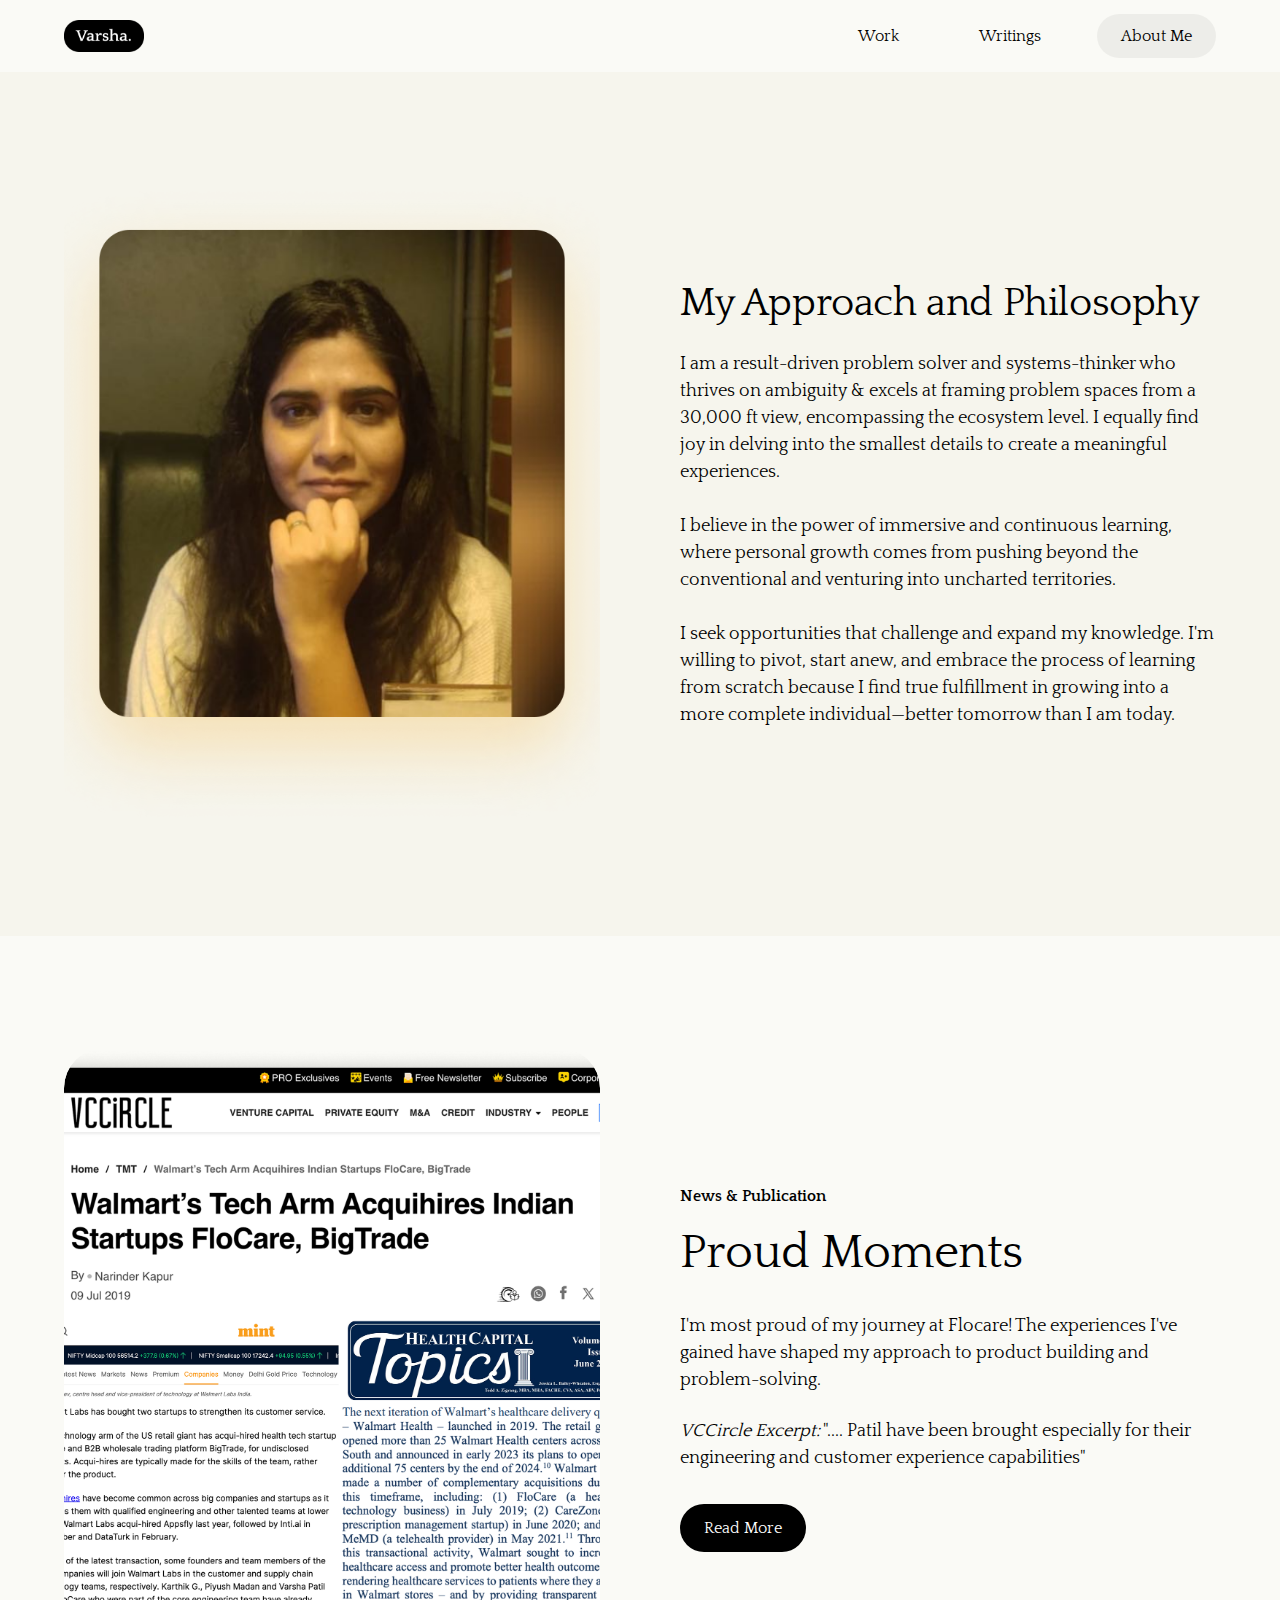
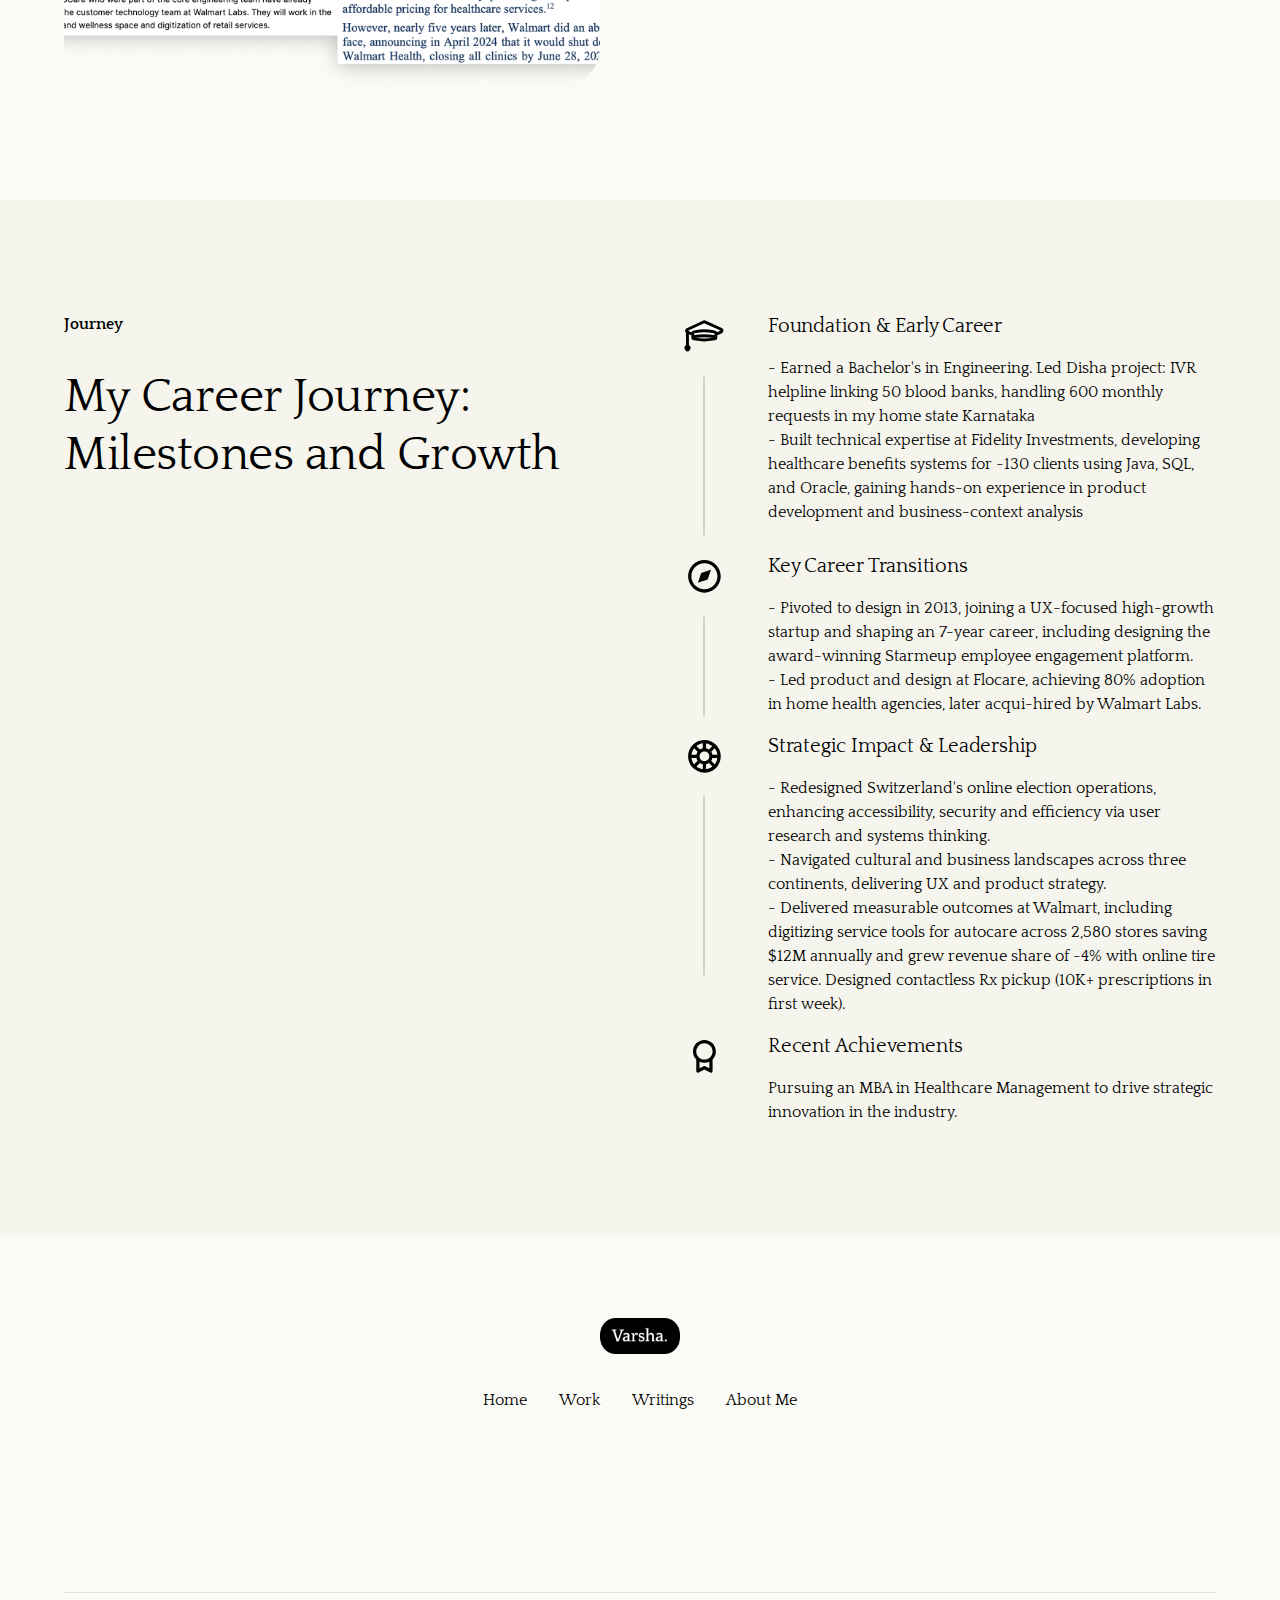
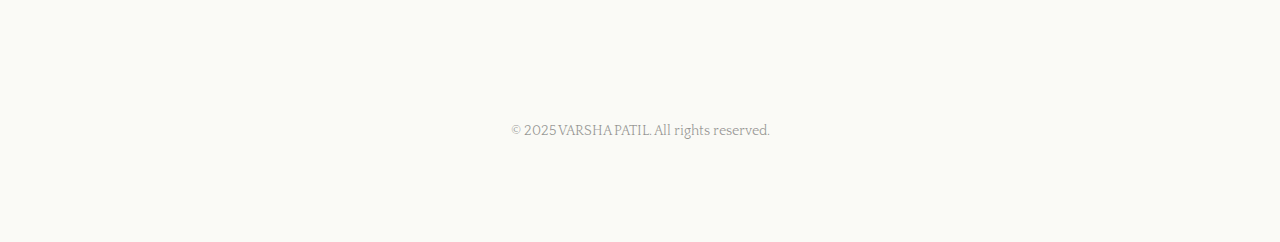
<file: about.html>
<!DOCTYPE html>
<html lang="en">
<head>
    <meta charset="UTF-8">
    <meta name="viewport" content="width=device-width, initial-scale=1.0">
    <title>Website Project</title>
    <link rel="icon" href="favicon.ico" type="image/x-icon" />
    <link rel="stylesheet" href="css/styles.css">
    <link href="https://fonts.googleapis.com/css2?family=Quattrocento:wght@400;700&display=swap" rel="stylesheet">
</head>
<body class="work-page">
    <header>
        <!-- Header content will go here -->
        <div class="navbar">
            <div class="logo">
              <a href="index.html">
                <img src="assets/images/Logo.png" alt="Varsha logo">
              </a>
              </div>
              <nav class="nav-links">
                <a href="work.html" class="navbar-link">Work</a>
                <a href="writings.html" class="navbar-link">Writings</a>
                <a href="about.html" class="navbar-btn-about">About Me</a>
              </nav>
              <!-- Hamburger icon for mobile -->
              <button class="hamburger" id="hamburger-menu" aria-label="Open menu">
                <span class="hamburger-icon">
                  <svg xmlns="http://www.w3.org/2000/svg" width="25" height="25" viewBox="0 0 25 25" fill="none">
                    <path d="M4.40918 6.88086H20.4092V8.88086H4.40918V6.88086ZM4.40918 11.8809H20.4092V13.8809H4.40918V11.8809ZM4.40918 16.8809H20.4092V18.8809H4.40918V16.8809Z" fill="black"/>
                  </svg>
                </span>
              </button>
        </div>
      </header>

      <!-- Mobile Overlay Menu -->
      <div class="mobile-menu-overlay" id="mobile-menu-overlay">
        <div class="mobile-menu-navbar">
          <div class="logo">
            <a href="index.html">
              <img src="assets/images/Logo.png" alt="Varsha logo">
            </a>
          </div>
          <div class="mobile-menu-navbar-right">
            <button class="close-menu" id="close-menu" aria-label="Close menu">
              <span class="close-icon">
                <svg xmlns="http://www.w3.org/2000/svg" width="24" height="24" viewBox="0 0 24 24" fill="none">
                  <path d="M16.192 6.34424L11.949 10.5862L7.70697 6.34424L6.29297 7.75824L10.535 12.0002L6.29297 16.2422L7.70697 17.6562L11.949 13.4142L16.192 17.6562L17.606 16.2422L13.364 12.0002L17.606 7.75824L16.192 6.34424Z" fill="black"/>
                </svg>
              </span>
            </button>
          </div>
        </div>
        <div class="mobile-menu-body">
          <div class="mobile-menu-list">
            <a href="work.html" class="mobile-menu-link">Work</a>
            <a href="writings.html" class="mobile-menu-link">Writings</a>
            <a href="about.html" class="mobile-menu-btn-selected">About Me</a>
          </div>
        </div>
      </div>
    <main>
        <section class="about-intro-section">
            <div class="about-intro-container">
              <!-- Left Column -->
              <div class="about-intro-right">
                <div class="about-intro-image">
                  <img src="assets/images/placeholder9.png" alt="About Me" />
                </div>
              </div>
              <!-- Right Column -->
              <div class="about-intro-left">
                <h3 class="about-intro-title">My Approach and Philosophy</h3>
                <p class="about-intro-desc">
                  I am a result-driven problem solver and systems-thinker who thrives on ambiguity & excels at framing problem spaces from a 30,000 ft view, encompassing the ecosystem level. I equally find joy in delving into the smallest details to create a meaningful experiences.<br><br>
                  I believe in the power of immersive and continuous learning, where personal growth comes from pushing beyond the conventional and venturing into uncharted territories.<br><br>
                  I seek opportunities that challenge and expand my knowledge. I'm willing to pivot, start anew, and embrace the process of learning from scratch because I find true fulfillment in growing into a more complete individual—better tomorrow than I am today.
                </p>
              </div>
            </div>
          </section>
          <section class="news-section">
            <div class="news-container">
              <!-- Right Column: Image -->
              <div class="news-image">
                <img src="assets/images/placeholder10.png" alt="News and Publication" />
              </div>
              <!-- Left Column: Content -->
              <div class="news-content">
                <div class="news-title-group">
                  <span class="news-tagline">News & Publication</span>
                  <h2 class="news-title">Proud Moments</h2>
                </div>
                <div class="news-desc-group">
                  <p class="news-desc">
                    I'm most proud of my journey at Flocare! The experiences I've gained have shaped my approach to product building and problem-solving.
                  </p>
                  <p class="news-excerpt">
                    <em>VCCircle Excerpt:</em> ".... Patil have been brought especially for their engineering and customer experience capabilities"
                  </p>
                </div>
                <a href="https://www.vccircle.com/walmart-s-tech-arm-acquihires-flocare-bigtrade" target="_blank" rel="noopener noreferrer" class="news-btn" style="text-decoration: none;">Read More</a>
              </div>
            </div>
          </section>
          <section class="journey-section">
            <div class="journey-container">
               <!-- Left: Section Content -->
               <div class="journey-content">
                <span class="journey-tagline">Journey</span>
                <h2 class="journey-title">My Career Journey: Milestones and Growth</h2>
              </div>  
              <!-- Right: Timeline -->
              <div class="journey-timeline">
                <!-- Timeline Item 1 -->
                <div class="timeline-item">
                <div class="timeline-marker"> 
                  <div class="timeline-icon">
                    <img src="assets/icons/Icongrad.svg" alt="Graduation Icon" />
                  </div>
                  <div class="timeline-divider" style="height:160px;"></div>
                </div>  
                  <div class="timeline-content">
                    <h6 class="timeline-title">Foundation & Early Career</h6>
                    <p class="timeline-desc">
                      - Earned a Bachelor's in Engineering. Led Disha project: IVR helpline linking 50 blood banks, handling 600 monthly requests in my home state Karnataka<br>
                      - Built technical expertise at Fidelity Investments, developing healthcare benefits systems for ~130 clients using Java, SQL, and Oracle, gaining hands-on experience in product development and business-context analysis
                    </p>
                  </div>
                </div>
                <!-- Timeline Item 2 -->
                <div class="timeline-item">
                    <div class="timeline-marker">
                  <div class="timeline-icon">
                    <!-- Compass SVG -->
                    <svg xmlns="http://www.w3.org/2000/svg" width="49" height="49" viewBox="0 0 49 49" fill="none">
                      <path d="M24.4092 4.88037C13.3812 4.88037 4.40918 13.8524 4.40918 24.8804C4.40918 35.9084 13.3812 44.8804 24.4092 44.8804C35.4372 44.8804 44.4092 35.9084 44.4092 24.8804C44.4092 13.8524 35.4372 4.88037 24.4092 4.88037ZM24.4092 40.8804C15.5872 40.8804 8.40918 33.7024 8.40918 24.8804C8.40918 16.0584 15.5872 8.88037 24.4092 8.88037C33.2312 8.88037 40.4092 16.0584 40.4092 24.8804C40.4092 33.7024 33.2312 40.8804 24.4092 40.8804Z" fill="black"/>
                      <path d="M16.4092 32.8804L28.3912 28.8804L32.4092 16.8804L20.4092 20.8804L16.4092 32.8804Z" fill="black"/>
                    </svg>
                  </div>
                  <div class="timeline-divider" style="height:100px;"></div>
                  </div>
                  <div class="timeline-content">
                    <h6 class="timeline-title">Key Career Transitions</h6>
                    <p class="timeline-desc">
                      <!-- Add your content here -->
                      - Pivoted to design in 2013, joining a UX-focused high-growth startup and shaping an 7-year career, including designing the award-winning Starmeup employee engagement platform.<br>
                      - Led product and design at Flocare, achieving 80% adoption in home health agencies, later acqui-hired by Walmart Labs.
                    </p>
                  </div>
                </div>
                <!-- Timeline Item 3 -->
                <div class="timeline-item">
                <div class="timeline-marker">
                  <div class="timeline-icon">
                    <!-- Color SVG -->
                    <svg xmlns="http://www.w3.org/2000/svg" width="49" height="49" viewBox="0 0 49 49" fill="none">
                      <path d="M24.4092 4.88037C20.4536 4.88037 16.5868 6.05335 13.2978 8.25098C10.0088 10.4486 7.44535 13.5722 5.9316 17.2267C4.41785 20.8812 4.02178 24.9026 4.79348 28.7822C5.56519 32.6618 7.47 36.2255 10.2671 39.0225C13.0641 41.8196 16.6278 43.7244 20.5074 44.4961C24.387 45.2678 28.4083 44.8717 32.0629 43.358C35.7174 41.8442 38.841 39.2808 41.0386 35.9918C43.2362 32.7028 44.4092 28.836 44.4092 24.8804C44.4092 22.2539 43.8919 19.6532 42.8868 17.2267C41.8817 14.8002 40.4085 12.5954 38.5513 10.7382C36.6942 8.88106 34.4894 7.40787 32.0629 6.40278C29.6363 5.39769 27.0356 4.88037 24.4092 4.88037ZM24.4092 30.8804C23.2225 30.8804 22.0625 30.5285 21.0758 29.8692C20.0891 29.2099 19.32 28.2728 18.8659 27.1765C18.4118 26.0801 18.293 24.8737 18.5245 23.7098C18.756 22.5459 19.3274 21.4768 20.1665 20.6377C21.0057 19.7986 22.0748 19.2272 23.2386 18.9957C24.4025 18.7641 25.6089 18.883 26.7053 19.3371C27.8016 19.7912 28.7387 20.5603 29.398 21.5469C30.0573 22.5336 30.4092 23.6937 30.4092 24.8804C30.4092 26.4717 29.777 27.9978 28.6518 29.123C27.5266 30.2482 26.0005 30.8804 24.4092 30.8804ZM29.9092 16.5404C28.8463 15.8349 27.6583 15.3393 26.4092 15.0804V9.08037C29.254 9.43646 31.9493 10.5561 34.2092 12.3204L29.9092 16.5404ZM22.4092 15.0804C21.1601 15.3393 19.9721 15.8349 18.9092 16.5404L14.6092 12.2604C16.869 10.4961 19.5644 9.37646 22.4092 9.02037V15.0804ZM16.0692 19.3804C15.3637 20.4432 14.8682 21.6313 14.6092 22.8804H8.60919C8.94772 20.0415 10.0464 17.3467 11.7892 15.0804L16.0692 19.3804ZM14.6092 26.8804C14.8682 28.1295 15.3637 29.3175 16.0692 30.3804L11.7892 34.6804C10.0249 32.4205 8.90527 29.7252 8.54919 26.8804H14.6092ZM18.9092 33.2204C19.9721 33.9258 21.1601 34.4214 22.4092 34.6804V40.6804C19.5644 40.3243 16.869 39.2047 14.6092 37.4404L18.9092 33.2204ZM26.4092 34.6804C27.6583 34.4214 28.8463 33.9258 29.9092 33.2204L34.2092 37.5004C31.9493 39.2647 29.254 40.3843 26.4092 40.7404V34.6804ZM32.7492 30.3804C33.4546 29.3175 33.9502 28.1295 34.2092 26.8804H40.2092C39.8531 29.7252 38.7335 32.4205 36.9692 34.6804L32.7492 30.3804ZM34.2092 22.8804C33.9502 21.6313 33.4546 20.4432 32.7492 19.3804L37.0292 15.0804C38.7935 17.3402 39.9131 20.0356 40.2692 22.8804H34.2092Z" fill="black"/>
                    </svg>
                  </div>
                  <div class="timeline-divider" style="height:180px;"></div>
                </div>
                  <div class="timeline-content">
                    <h6 class="timeline-title">Strategic Impact & Leadership</h6>
                    <p class="timeline-desc">
                      - Redesigned Switzerland's online election operations, enhancing accessibility, security and efficiency via user research and systems thinking.<br>
                      - Navigated cultural and business landscapes across three continents, delivering UX and product strategy.<br>
                      - Delivered measurable outcomes at Walmart, including digitizing service tools for autocare across 2,580 stores saving $12M annually and grew revenue share of ~4% with online tire service. Designed contactless Rx pickup (10K+ prescriptions in first week).
                    </p>
                  </div>
                </div>
                <!-- Timeline Item 4 -->
                <div class="timeline-item">
                  <div class="timeline-marker">
                  <div class="timeline-icon">
                    <!-- Award SVG -->
                    <svg xmlns="http://www.w3.org/2000/svg" width="49" height="49" viewBox="0 0 49 49" fill="none">
                      <path d="M10.4092 18.8784C10.4092 22.6824 11.9392 26.1324 14.4092 28.6584V42.8804C14.4079 43.2217 14.4942 43.5577 14.6598 43.8562C14.8255 44.1547 15.0649 44.4058 15.3552 44.5853C15.6455 44.7649 15.9771 44.867 16.3181 44.8819C16.6591 44.8968 16.9983 44.824 17.3032 44.6704L24.4092 41.1164L31.5152 44.6684C31.8193 44.8222 32.1579 44.8951 32.4984 44.8801C32.8389 44.865 33.1698 44.7625 33.4592 44.5824C34.0492 44.2164 34.4092 43.5744 34.4092 42.8804V28.6604C36.9736 26.0504 38.4101 22.5374 38.4092 18.8784C38.4092 11.1604 32.1292 4.88037 24.4092 4.88037C16.6892 4.88037 10.4092 11.1604 10.4092 18.8784ZM25.3032 37.0904C25.0253 36.9513 24.7189 36.8789 24.4082 36.8789C24.0975 36.8789 23.791 36.9513 23.5132 37.0904L18.4092 39.6444V31.5104C20.2312 32.3784 22.2612 32.8804 24.4092 32.8804C26.5572 32.8804 28.5872 32.3804 30.4092 31.5104V39.6424L25.3032 37.0904ZM24.4092 8.88037C29.9212 8.88037 34.4092 13.3644 34.4092 18.8784C34.4065 21.5299 33.3522 24.0721 31.4774 25.9472C29.6027 27.8223 27.0607 28.8772 24.4092 28.8804C18.8952 28.8804 14.4092 24.3944 14.4092 18.8784C14.4124 16.2274 15.467 13.6859 17.3417 11.8115C19.2165 9.93716 21.7582 8.88302 24.4092 8.88037Z" fill="black"/>
                    </svg>
                  </div>
                  </div>
                  <div class="timeline-content">
                    <h6 class="timeline-title">Recent Achievements</h6>
                    <p class="timeline-desc">
                      Pursuing an MBA in Healthcare Management to drive strategic innovation in the industry.
                    </p>
                  </div>
                </div>
              </div>
            </div>
          </section>
    </main>
    <footer class="site-footer">
      <div class="footer-content">
        <div class="footer-logo">
          <a href="index.html">
          <img src="assets/images/Logo.png" alt="Varsha logo" />
          </a>
        </div>
        <nav class="footer-nav" style="white-space: nowrap;">
          <a href="index.html" class="navbar-link" style="white-space: nowrap;">Home</a>
          <a href="work.html" class="navbar-link" style="white-space: nowrap;">Work</a>
          <a href="writings.html" class="navbar-link" style="white-space: nowrap;">Writings</a>
          <a href="about.html" class="navbar-link" style="white-space: nowrap;">About Me</a>
        </nav>
      </div>
      <hr class="footer-divider" />
      <div class="footer-copyright">
        © 2025 VARSHA PATIL. All rights reserved.
      </div>
    </footer>

    <script src="js/main.js"></script>
</body>
</html>
</file>
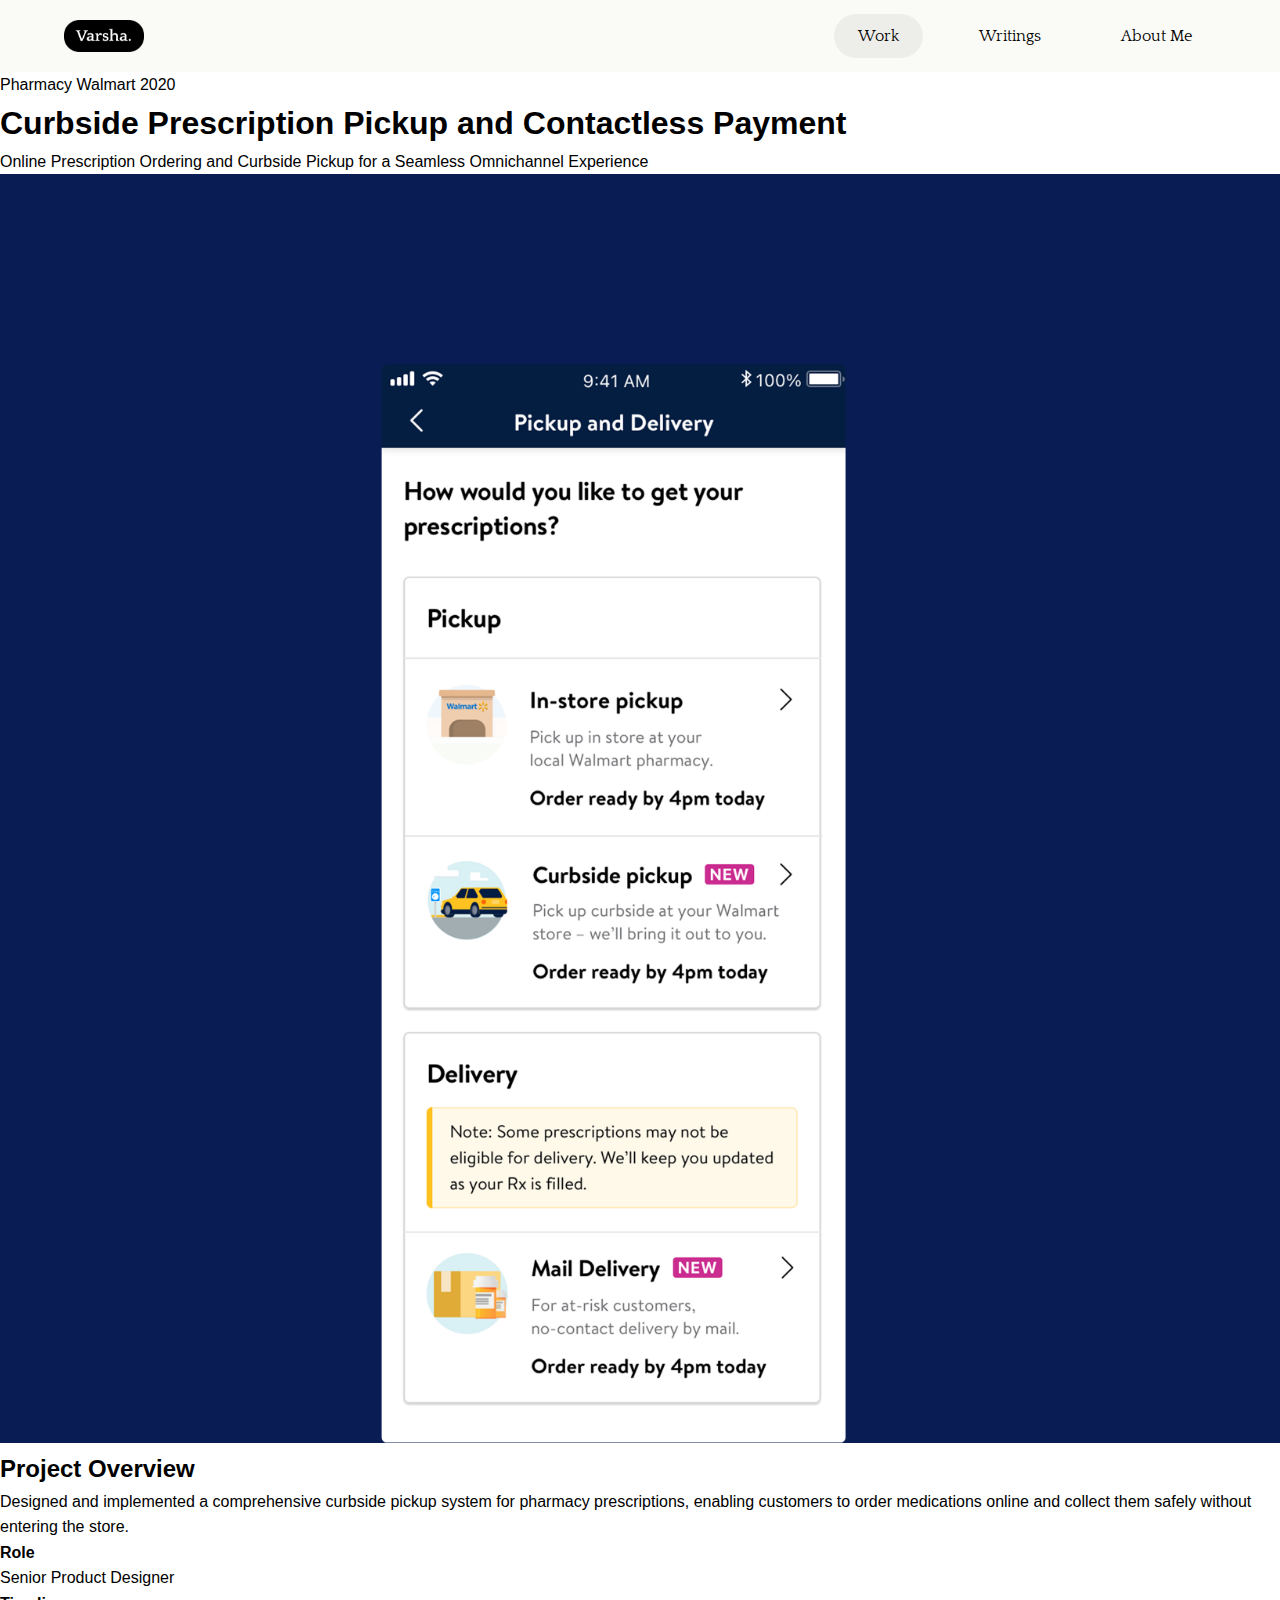
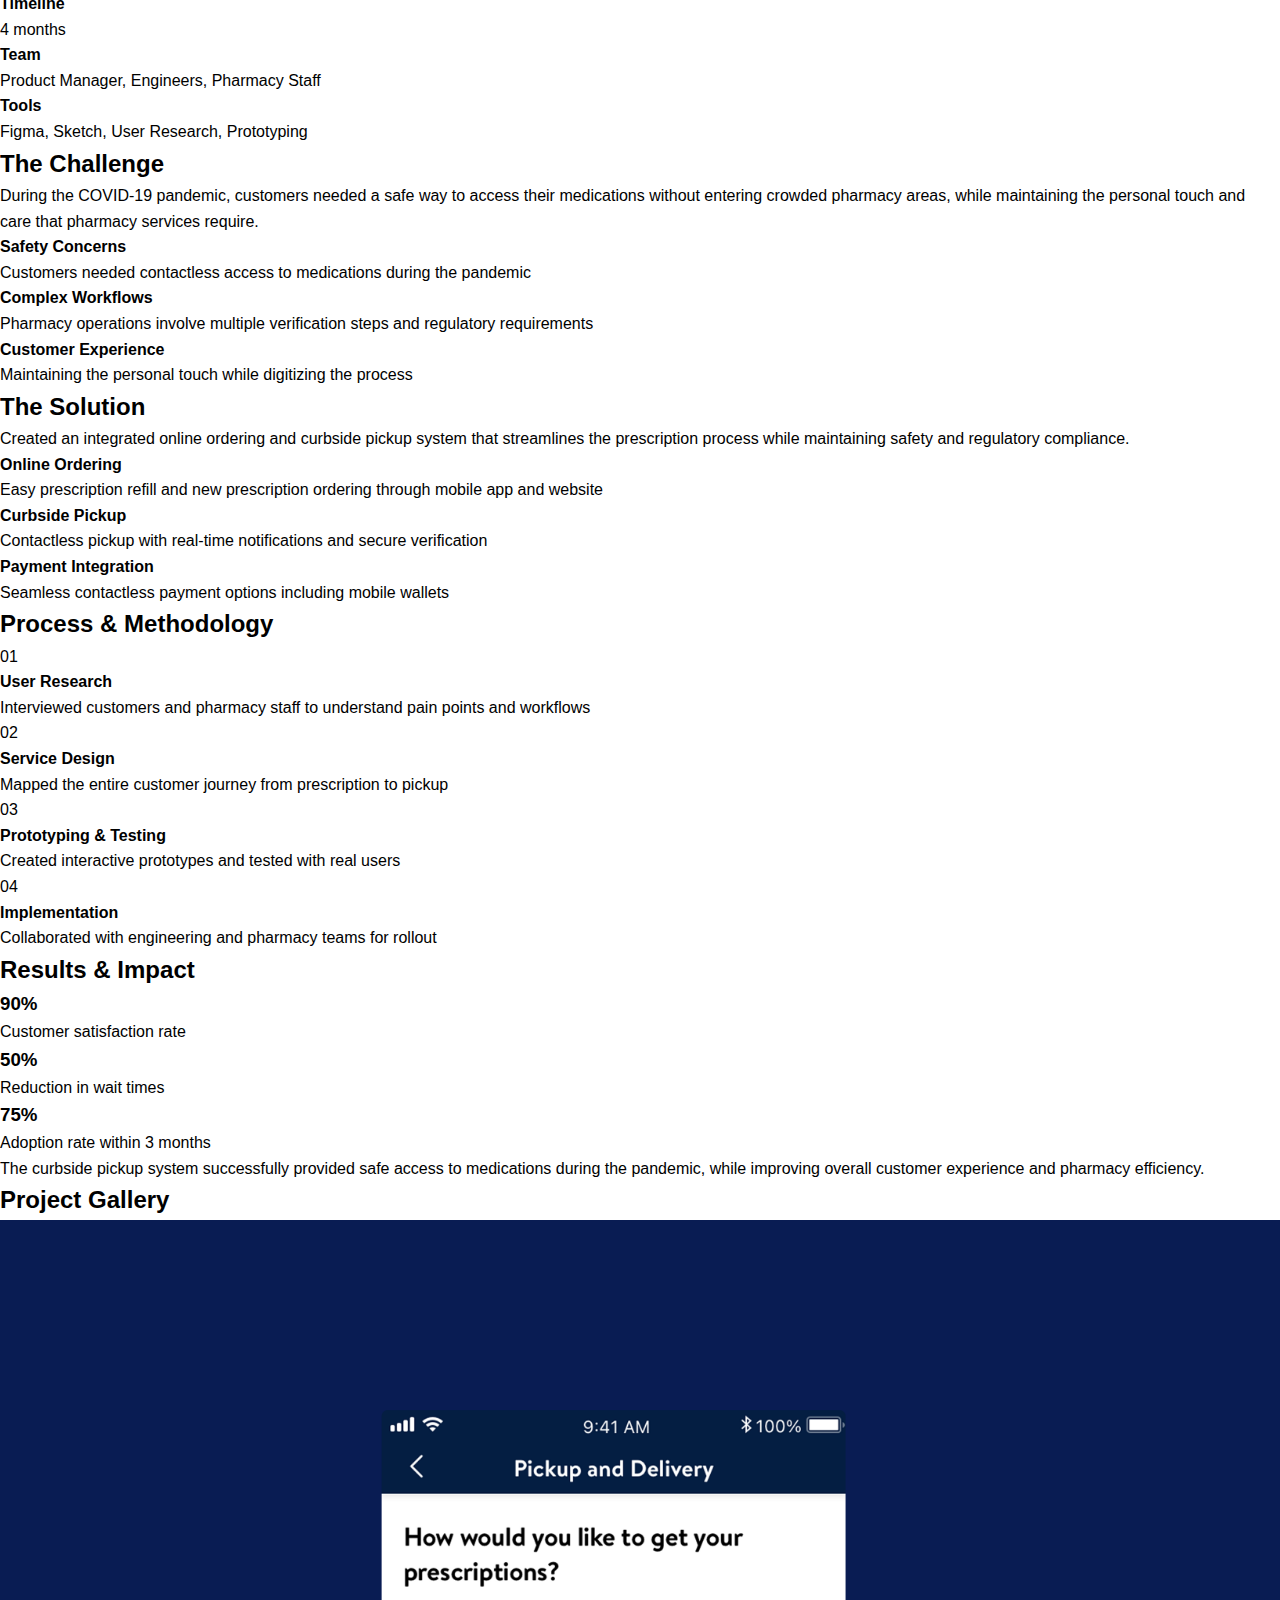
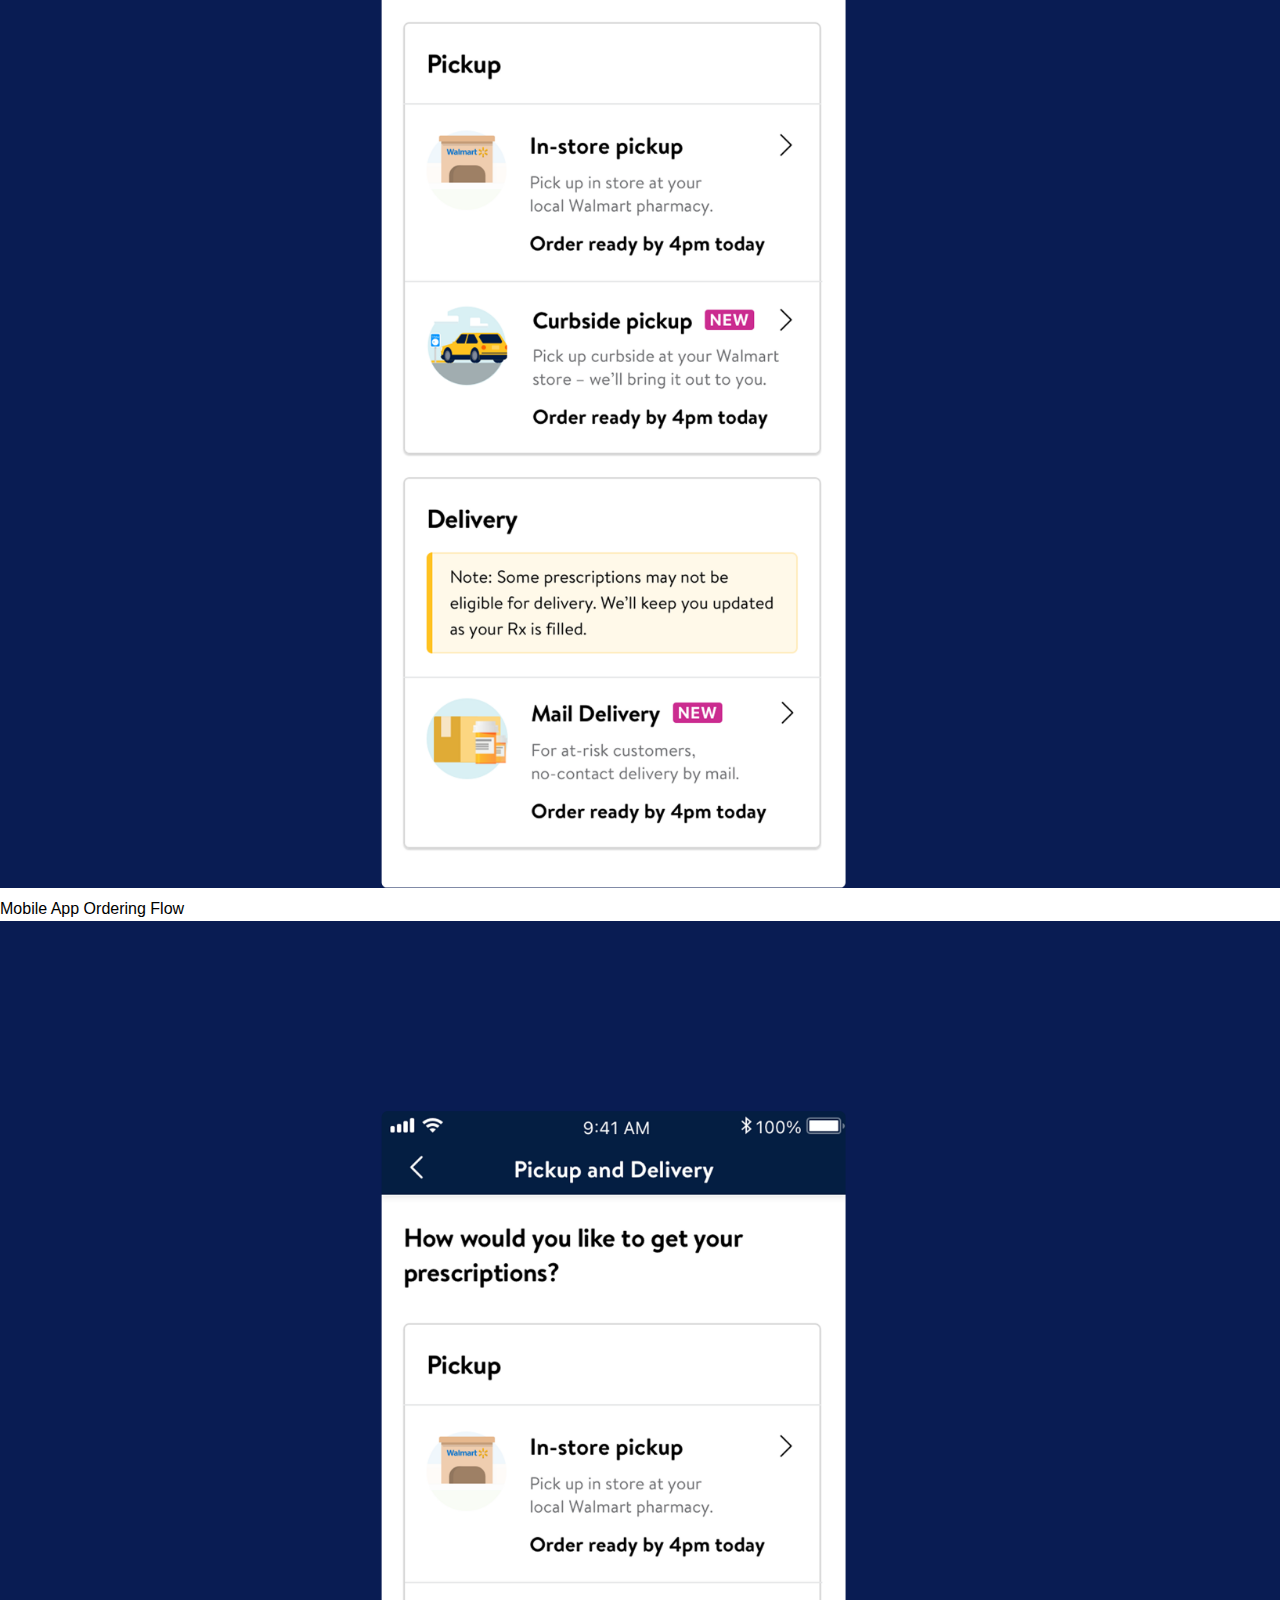
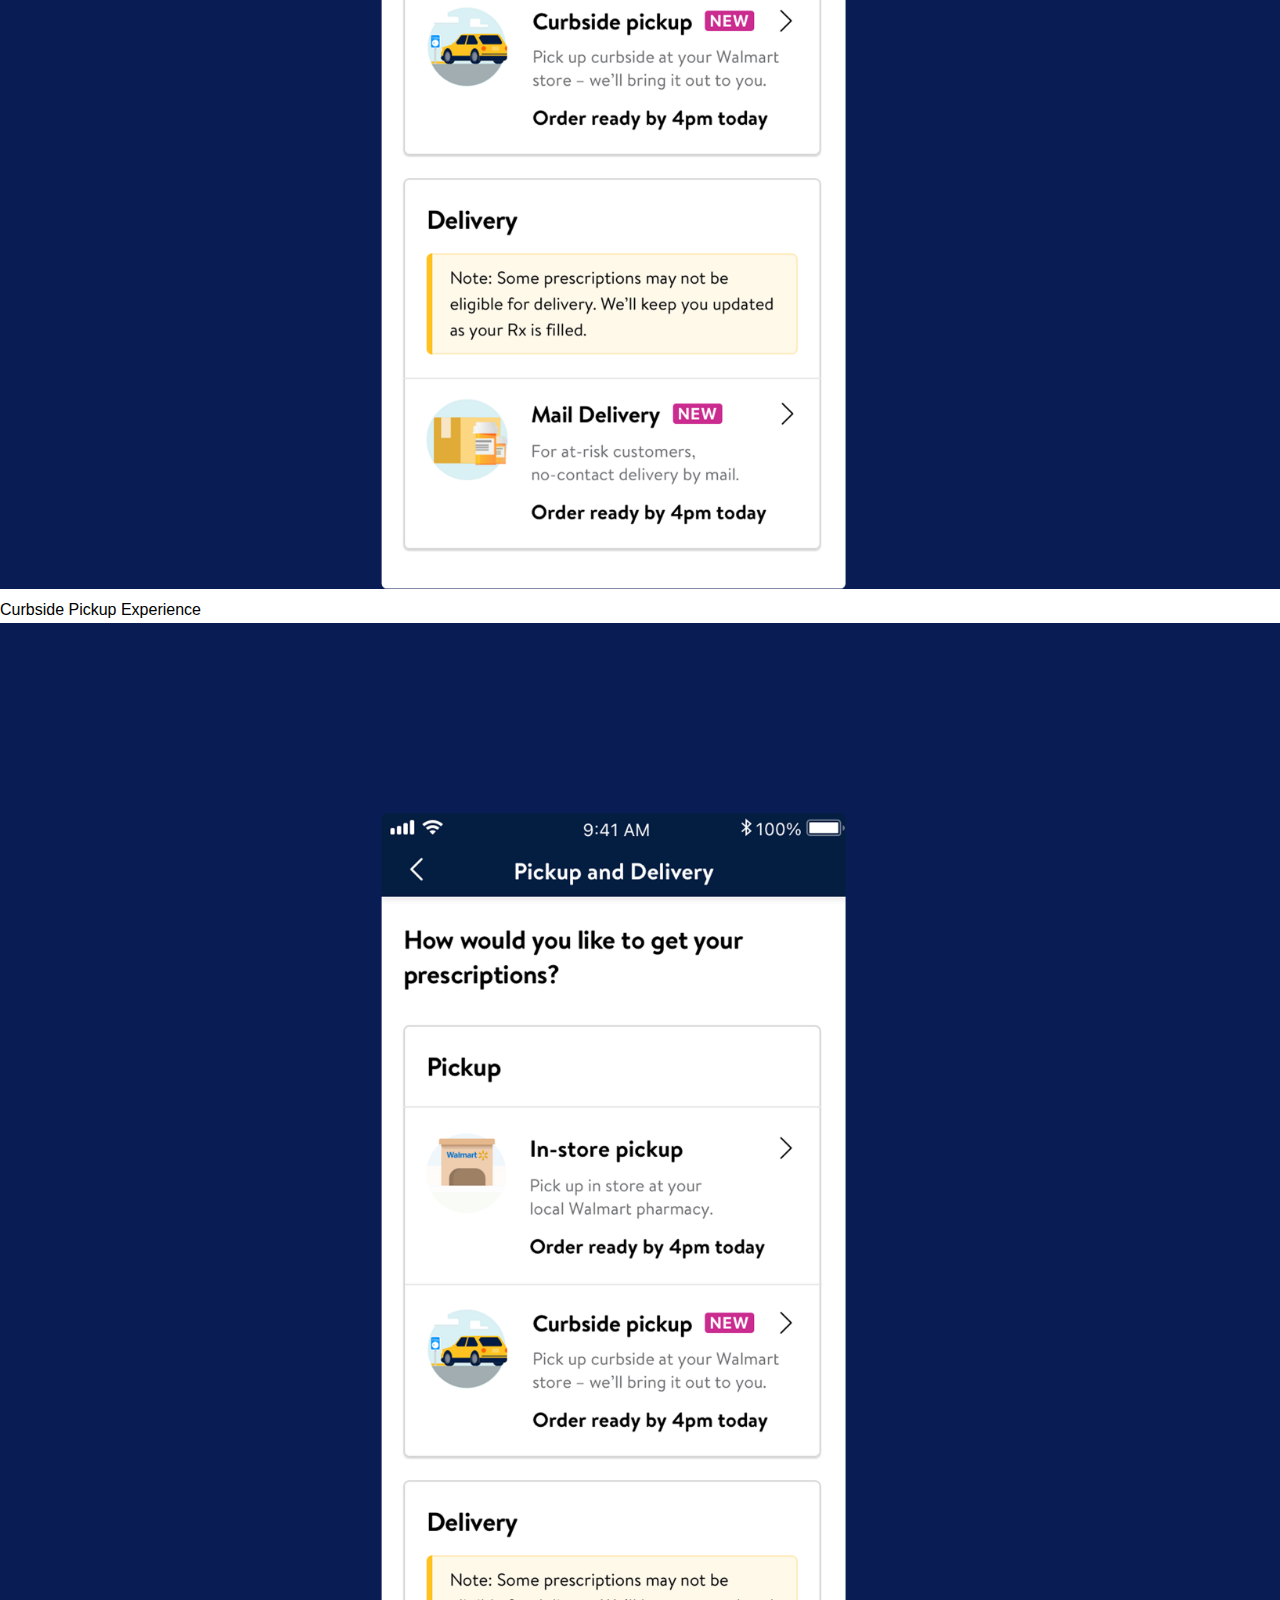
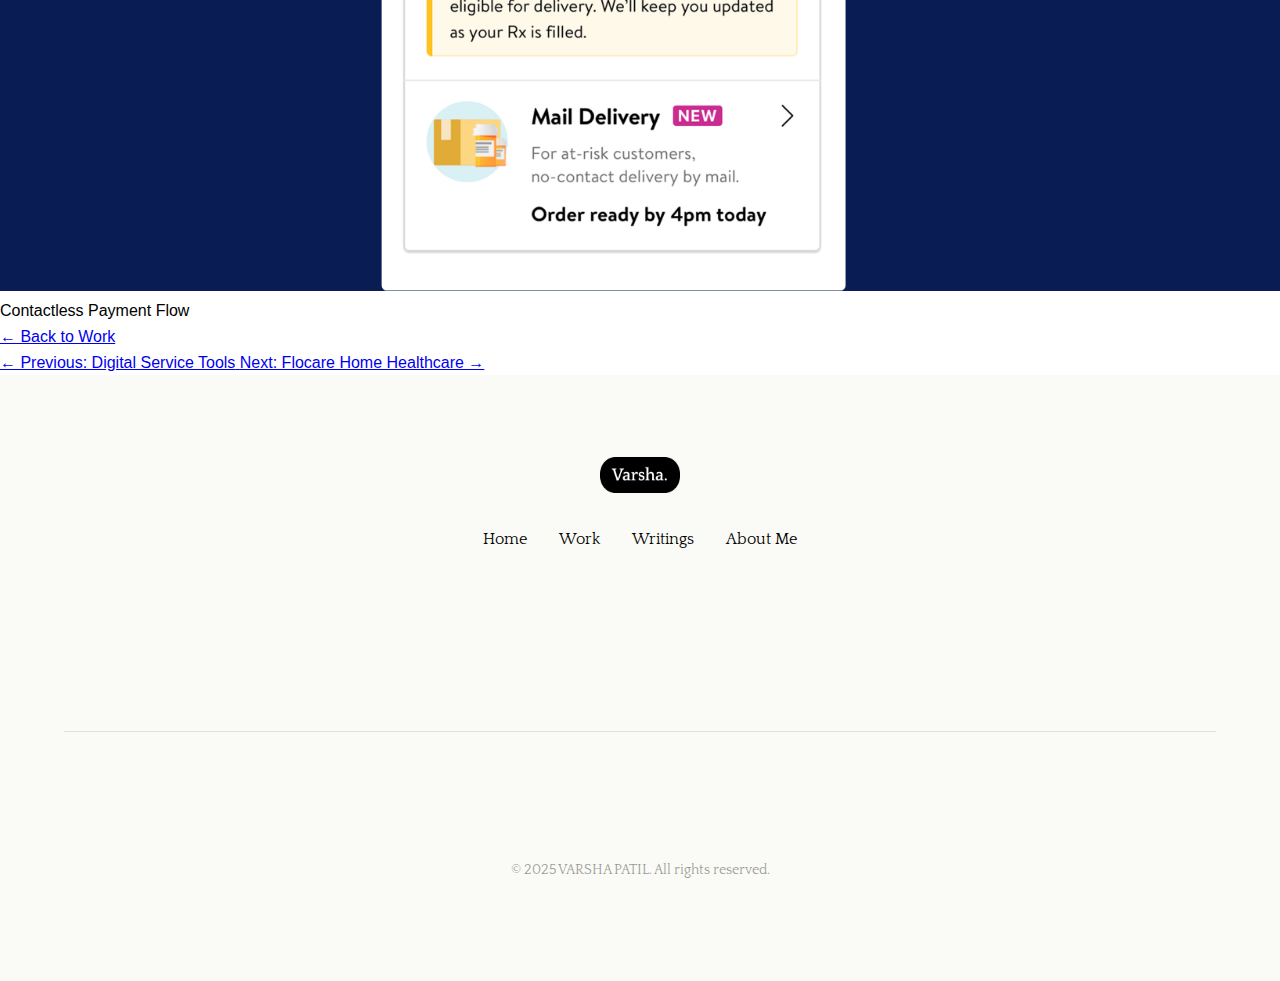
<file: pharmacy.html>
<!DOCTYPE html>
<html lang="en">
<head>
    <meta charset="UTF-8">
    <meta name="viewport" content="width=device-width, initial-scale=1.0">
    <title>Curbside Prescription Pickup and Contactless Payment - Varsha Patil</title>
    <link rel="icon" href="favicon.ico" type="image/x-icon" />
    <link rel="stylesheet" href="css/styles.css">
    <link href="https://fonts.googleapis.com/css2?family=Quattrocento:wght@400;700&display=swap" rel="stylesheet">
</head>
<body class="project-page">
    <header>
        <div class="navbar">
            <div class="logo">
                <a href="index.html">
                    <img src="assets/images/Logo.png" alt="Varsha logo">
                </a>
            </div>
            <nav class="nav-links">
                <a href="work.html" class="navbar-btn-work">Work</a>
                <a href="writings.html" class="navbar-link">Writings</a>
                <a href="about.html" class="navbar-link">About Me</a>
            </nav>
            <!-- Hamburger icon for mobile -->
            <button class="hamburger" id="hamburger-menu" aria-label="Open menu">
                <span class="hamburger-icon">
                    <svg xmlns="http://www.w3.org/2000/svg" width="25" height="25" viewBox="0 0 25 25" fill="none">
                        <path d="M4.40918 6.88086H20.4092V8.88086H4.40918V6.88086ZM4.40918 11.8809H20.4092V13.8809H4.40918V11.8809ZM4.40918 16.8809H20.4092V18.8809H4.40918V16.8809Z" fill="black"/>
                    </svg>
                </span>
            </button>
        </div>
    </header>

    <!-- Mobile Overlay Menu -->
    <div class="mobile-menu-overlay" id="mobile-menu-overlay">
        <div class="mobile-menu-navbar">
            <div class="logo">
                <a href="index.html">
                    <img src="assets/images/Logo.png" alt="Varsha logo">
                </a>
            </div>
            <div class="mobile-menu-navbar-right">
                <button class="close-menu" id="close-menu" aria-label="Close menu">
                    <span class="close-icon">
                        <svg xmlns="http://www.w3.org/2000/svg" width="24" height="24" viewBox="0 0 24 24" fill="none">
                            <path d="M16.192 6.34424L11.949 10.5862L7.70697 6.34424L6.29297 7.75824L10.535 12.0002L6.29297 16.2422L7.70697 17.6562L11.949 13.4142L16.192 17.6562L17.606 16.2422L13.364 12.0002L17.606 7.75824L16.192 6.34424Z" fill="black"/>
                        </svg>
                    </span>
                </button>
            </div>
        </div>
        <div class="mobile-menu-body">
            <div class="mobile-menu-list">
                <a href="work.html" class="mobile-menu-btn-selected">Work</a>
                <a href="writings.html" class="mobile-menu-link">Writings</a>
                <a href="about.html" class="mobile-menu-link">About Me</a>
            </div>
        </div>
    </div>

    <main>
        <!-- Project Hero Section -->
        <section class="project-hero">
            <div class="project-hero-container">
                <div class="project-hero-content">
                    <div class="project-hero-meta">
                        <span class="project-hero-tag">Pharmacy</span>
                        <span class="project-hero-company">Walmart</span>
                        <span class="project-hero-year">2020</span>
                    </div>
                    <h1 class="project-hero-title">Curbside Prescription Pickup and Contactless Payment</h1>
                    <p class="project-hero-subtitle">Online Prescription Ordering and Curbside Pickup for a Seamless Omnichannel Experience</p>
                    <div class="project-hero-image">
                        <img src="assets/images/placeholder2.png" alt="Pharmacy Curbside Pickup Interface" />
                    </div>
                </div>
            </div>
        </section>

        <!-- Project Overview Section -->
        <section class="project-overview">
            <div class="project-overview-container">
                <div class="project-overview-content">
                    <div class="project-overview-left">
                        <h2 class="project-overview-title">Project Overview</h2>
                        <p class="project-overview-desc">
                            Designed and implemented a comprehensive curbside pickup system for pharmacy prescriptions, 
                            enabling customers to order medications online and collect them safely without entering the store.
                        </p>
                    </div>
                    <div class="project-overview-right">
                        <div class="project-overview-details">
                            <div class="project-detail-item">
                                <h4>Role</h4>
                                <p>Senior Product Designer</p>
                            </div>
                            <div class="project-detail-item">
                                <h4>Timeline</h4>
                                <p>4 months</p>
                            </div>
                            <div class="project-detail-item">
                                <h4>Team</h4>
                                <p>Product Manager, Engineers, Pharmacy Staff</p>
                            </div>
                            <div class="project-detail-item">
                                <h4>Tools</h4>
                                <p>Figma, Sketch, User Research, Prototyping</p>
                            </div>
                        </div>
                    </div>
                </div>
            </div>
        </section>

        <!-- Project Challenge Section -->
        <section class="project-challenge">
            <div class="project-challenge-container">
                <h2 class="project-challenge-title">The Challenge</h2>
                <p class="project-challenge-desc">
                    During the COVID-19 pandemic, customers needed a safe way to access their medications without 
                    entering crowded pharmacy areas, while maintaining the personal touch and care that pharmacy services require.
                </p>
                <div class="project-challenge-points">
                    <div class="challenge-point">
                        <h4>Safety Concerns</h4>
                        <p>Customers needed contactless access to medications during the pandemic</p>
                    </div>
                    <div class="challenge-point">
                        <h4>Complex Workflows</h4>
                        <p>Pharmacy operations involve multiple verification steps and regulatory requirements</p>
                    </div>
                    <div class="challenge-point">
                        <h4>Customer Experience</h4>
                        <p>Maintaining the personal touch while digitizing the process</p>
                    </div>
                </div>
            </div>
        </section>

        <!-- Project Solution Section -->
        <section class="project-solution">
            <div class="project-solution-container">
                <h2 class="project-solution-title">The Solution</h2>
                <p class="project-solution-desc">
                    Created an integrated online ordering and curbside pickup system that streamlines the prescription 
                    process while maintaining safety and regulatory compliance.
                </p>
                <div class="project-solution-features">
                    <div class="solution-feature">
                        <h4>Online Ordering</h4>
                        <p>Easy prescription refill and new prescription ordering through mobile app and website</p>
                    </div>
                    <div class="solution-feature">
                        <h4>Curbside Pickup</h4>
                        <p>Contactless pickup with real-time notifications and secure verification</p>
                    </div>
                    <div class="solution-feature">
                        <h4>Payment Integration</h4>
                        <p>Seamless contactless payment options including mobile wallets</p>
                    </div>
                </div>
            </div>
        </section>

        <!-- Project Process Section -->
        <section class="project-process">
            <div class="project-process-container">
                <h2 class="project-process-title">Process & Methodology</h2>
                <div class="project-process-steps">
                    <div class="process-step">
                        <div class="process-step-number">01</div>
                        <h4>User Research</h4>
                        <p>Interviewed customers and pharmacy staff to understand pain points and workflows</p>
                    </div>
                    <div class="process-step">
                        <div class="process-step-number">02</div>
                        <h4>Service Design</h4>
                        <p>Mapped the entire customer journey from prescription to pickup</p>
                    </div>
                    <div class="process-step">
                        <div class="process-step-number">03</div>
                        <h4>Prototyping & Testing</h4>
                        <p>Created interactive prototypes and tested with real users</p>
                    </div>
                    <div class="process-step">
                        <div class="process-step-number">04</div>
                        <h4>Implementation</h4>
                        <p>Collaborated with engineering and pharmacy teams for rollout</p>
                    </div>
                </div>
            </div>
        </section>

        <!-- Project Results Section -->
        <section class="project-results">
            <div class="project-results-container">
                <h2 class="project-results-title">Results & Impact</h2>
                <div class="project-results-metrics">
                    <div class="result-metric">
                        <h3>90%</h3>
                        <p>Customer satisfaction rate</p>
                    </div>
                    <div class="result-metric">
                        <h3>50%</h3>
                        <p>Reduction in wait times</p>
                    </div>
                    <div class="result-metric">
                        <h3>75%</h3>
                        <p>Adoption rate within 3 months</p>
                    </div>
                </div>
                <p class="project-results-desc">
                    The curbside pickup system successfully provided safe access to medications during the pandemic, 
                    while improving overall customer experience and pharmacy efficiency.
                </p>
            </div>
        </section>

        <!-- Project Gallery Section -->
        <section class="project-gallery">
            <div class="project-gallery-container">
                <h2 class="project-gallery-title">Project Gallery</h2>
                <div class="project-gallery-grid">
                    <div class="gallery-item">
                        <img src="assets/images/placeholder2.png" alt="Mobile App Interface" />
                        <p>Mobile App Ordering Flow</p>
                    </div>
                    <div class="gallery-item">
                        <img src="assets/images/placeholder2.png" alt="Curbside Pickup Process" />
                        <p>Curbside Pickup Experience</p>
                    </div>
                    <div class="gallery-item">
                        <img src="assets/images/placeholder2.png" alt="Payment Integration" />
                        <p>Contactless Payment Flow</p>
                    </div>
                </div>
            </div>
        </section>

        <!-- Project Navigation -->
        <section class="project-navigation">
            <div class="project-navigation-container">
                <a href="work.html" class="project-nav-back">
                    <span>← Back to Work</span>
                </a>
                <div class="project-nav-links">
                    <a href="digitalservice.html" class="project-nav-prev">
                        <span>← Previous: Digital Service Tools</span>
                    </a>
                    <a href="flocare.html" class="project-nav-next">
                        <span>Next: Flocare Home Healthcare →</span>
                    </a>
                </div>
            </div>
        </section>
    </main>

    <footer class="site-footer">
        <div class="footer-content">
            <div class="footer-logo">
                <a href="index.html">
                    <img src="assets/images/Logo.png" alt="Varsha logo" />
                </a>
            </div>
            <nav class="footer-nav" style="white-space: nowrap;">
                <a href="index.html" class="navbar-link" style="white-space: nowrap;">Home</a>
                <a href="work.html" class="navbar-link" style="white-space: nowrap;">Work</a>
                <a href="writings.html" class="navbar-link" style="white-space: nowrap;">Writings</a>
                <a href="about.html" class="navbar-link" style="white-space: nowrap;">About Me</a>
            </nav>
        </div>
        <hr class="footer-divider" />
        <div class="footer-copyright">
            © 2025 VARSHA PATIL. All rights reserved.
        </div>
    </footer>

    <script src="js/main.js"></script>
</body>
</html>
</file>
<file: css/styles.css>
/* Reset and base styles */
* {
    margin: 0;
    padding: 0;
    box-sizing: border-box;
}

body {
    font-family: Arial, sans-serif;
    line-height: 1.6;
}

/* Navbar Styles */
.navbar {
    display: flex;
    justify-content: space-between; /* Logo left, links right */
    align-items: center;
    width: 100%;
    max-width: 1440px;
    height: 72px;
    padding: 0 64px;
    background: #FAFAF6;
    margin: 0 auto;
}

.logo {
    display: flex;
    width: 80px;
    height: 40px;
    justify-content: center;
    align-items: center;
}

.logo img {
    max-width: 100%;
    max-height: 100%;
    display: block;
}

/* Base navigation styles */
.nav-links {
    display: flex;
    gap: 32px;
    align-items: center;
}

.nav-links a {
    color: #000;
    font-family: 'Quattrocento', serif;
    font-size: 16px;
    font-style: normal;
    font-weight: 400;
    line-height: 150%;
    text-decoration: none;
    padding: 10px 24px;
    border-radius: 100px;
    transition: all 0.2s ease;
}

.nav-links a:hover {
    background: rgba(0, 0, 0, 0.05);
    font-weight: 700;
}

/* Selected state */
.navbar-btn-work,
.navbar-btn-writings,
.navbar-btn-about {
    background: rgba(0, 0, 0, 0.05);
    font-weight: 700;
}

.navbar-btn-work:hover,
.navbar-btn-writings:hover,
.navbar-btn-about:hover {
    background: rgba(0, 0, 0, 0.1);
}

/* Remove any conflicting styles */
.navbar-link {
    display: inline-block;
    text-decoration: none;
}

/* Hero Header Section */
.hero-header {
    width: 100%;
    max-width: 1440px;
    height: 409px;
    padding: 112px 64px;
    display: flex;
    flex-direction: column;
    gap: 80px;
    background: #FAFAF6;
    margin: 0 auto;
    box-sizing: border-box;
    align-items: center;
    justify-content: flex-start;
}

.hero-title {
    width: 768px;
    height: 134px;
    align-self: stretch;
    color: #000;
    text-align: center;
    font-family: 'Quattrocento', serif;
    font-size: 56px;
    font-style: normal;
    font-weight: 400;
    line-height: 120%; /* 67.2px */
    letter-spacing: -0.56px;
    margin: 0 auto;
    background: transparent;
}

.hero-subtitle {
    align-self: stretch;
    color: #000;
    text-align: center;
    font-family: 'Quattrocento', serif;
    font-size: 18px;
    font-style: normal;
    font-weight: 400;
    line-height: 150%; /* 27px */
    margin: 0 auto;
    max-width: 768px;
}
.project-work {
    display: flex;
    flex-direction: column;
    align-items: center;
    width: 100%;
    max-width: 1440px;
    min-height: 1144px; /* Use min-height for flexibility */
    padding: 64px 64px;
    gap: 80px;
    background: #F6F5ED; /* Or use: var(--Color-Akaroa-Lighter, #F6F5ED); */
    margin: 0 auto;
    box-sizing: border-box;
}
/* Add the new section header styles here */
.section-header {
    display: flex;
    flex-direction: column;
    align-items: center;
    gap: 24px;
    align-self: stretch;
    width: 100%;
}
.section-title {
    align-self: stretch;
    color: #000; /* Or use: var(--Color-Scheme-1-Text, #000); */
    text-align: center;
    font-family: 'Quattrocento', serif;
    font-size: 32px;
    font-style: normal;
    font-weight: 400;
    line-height: 120%; /* 38.4px */
    letter-spacing: -0.32px;
    margin-bottom: 40px;
}

.project-container {
    display: flex;
    align-items: stretch;
    gap: 80px;
    width: 100%;
    margin-top: 40px;
}

.project-column {
    flex: 1 0 0;
    display: flex;
    align-items: stretch;
}

.project-column .project-card {
    width: 100%;
    height: 100%;
    max-width: none;
    min-width: 0;
    display: flex;
    flex-direction: column;
    margin-bottom: 0;
}

.project-column .project-image {
    flex: 2 0 400px;
    min-height: 400px;
}

.project-column .project-card-content {
    flex: 1 1 auto;
    min-height: 200px;
}

.project-card-header {
    display: flex;
    justify-content: space-between;
    align-items: center;
    margin-bottom: 16px;
}

.project-card-header .project-card-meta {
    display: flex;
    flex-direction: column;
    align-items: flex-end;
    text-align: right;
    gap: 4px;
}

.project-row {
    display: flex;
    flex-direction: row;
    align-items: stretch;
    gap: 32px;
    width: 100%;
    margin-top: 40px;
}
.project-grid {
  display: flex;
  flex-wrap: wrap;
  gap: 32px;
  margin-top: 40px;
}

.project-card {
  flex: 1 1 0;
  min-width: 300px;
  max-width: 400px;
  background: #FAFAF6;
  border-radius: 32px;
  border: 1px solid rgba(0, 0, 0, 0.15);
  box-sizing: border-box;
  margin-bottom: 32px;
  position: relative;
  cursor: pointer;
  transition: box-shadow 0.2s, transform 0.2s;
}
.project-card:hover,
.project-card:focus-within {
  box-shadow: 0 0 0 4px rgba(0,0,0,0.05) inset, 0 4px 24px rgba(0,0,0,0.08);
  transform: translateY(-2px) scale(1.01);
  outline: none;
}

.project-image {
    height: 300px;
    width: 100%;
    background: lightgray 50% / cover no-repeat;
    background-size: cover;
    background-position: center;
    border-radius: 32px 32px 0 0;
}
.project-card-content {
    display: flex;
    flex-direction: column;
    flex: 1 1 auto;
    padding: 24px;
    padding-bottom: 24px; /* Ensures 24px space from bottom */
    box-sizing: border-box;
    min-height: 0;
    width: 100%;
    position: relative;
}
.project-card-main {
    display: flex;
    flex-direction: column;
    gap: 16px;
    flex: 1 1 auto;
    width: 100%;
}
.project-card-spacer {
    min-height: 16px;  
    flex: 1 1 auto;
}
.project-card-meta {
    margin-top: auto; /* Pushes meta to the bottom */
    width: 100%;
    display: flex;
    flex-direction: column;
    gap: 8px;
}
.project-tag,
.project-card-title,
.project-card-desc,
.project-meta-company,
.project-meta-time {
    font-family: 'Quattrocento', serif;
    color: #000;
}
.project-tag {
    font-size: 14px;
    font-weight: 700;
    line-height: 150%;
    background: #F0F0F0;
    padding: 6px 16px;
    border-radius: 20px;
    white-space: nowrap;
}

.project-meta-company {
    font-size: 14px;
    font-weight: 700;
    line-height: 150%;
}
.project-card-title {
    font-size: 24px;
    font-weight: 400;
    line-height: 140%;
    letter-spacing: -0.24px;
    margin: 0;
}
.project-card-desc {
    font-size: 16px;
    font-weight: 400;
    line-height: 150%;
    margin: 0;
}
.project-meta-time {
    font-size: 14px;
    font-weight: 400;
    line-height: 150%;
}
.view-more-btn {
    display: flex;
    padding: 10px 24px;
    justify-content: center;
    align-items: center;
    gap: 8px;
    border: none;
    border-radius: 100px;
    background: #403D32; /* Or use: var(--Color-Akaroa-Darkest, #403D32); */
    color: #FFF; /* Or use: var(--Color-White, #FFF); */
    font-family: 'Quattrocento', serif;
    font-size: 16px;
    font-style: normal;
    font-weight: 700;
    line-height: 150%; /* 24px */
    cursor: pointer;
    margin: 40px auto 0 auto; /* Center the button and add space above */
    transition: background 0.2s;
}

.view-more-btn:hover,
.view-more-btn:focus {
    background: #2d2a22; /* Slightly darker on hover/focus */
    outline: none;
}

/*Writings Section*/
.writings-section {
    width: 100%;
    background: #FAFAF6;
    padding: 112px 64px;   /* 112px top/bottom, 64px left/right */
    box-sizing: border-box;
    display: flex;
    justify-content: center;
}

.writings-container {
    display: flex;
    align-items: center;
    gap: 80px;
    align-self: stretch;
    width: 100%;
    max-width: 1312px;   /* Ensures the content doesn't exceed Figma width */
    height: 640px;
    margin: 0 auto;
    background: #FAFAF6;
}

.writings-image {
    height: 640px;
    flex: 1 0 0;
    display: flex;
    align-items: center;
    justify-content: center;
    border-radius: 40px;
    overflow: hidden;
    min-width: 0;
    background: lightgray;
}

.writings-image img {
    width: 100%;
    height: 100%;
    object-fit: cover;
    border-radius: 40px;
    display: block;
}

.writings-content {
    flex: 1 0 0;
    min-width: 0;
    display: flex;
    flex-direction: column;
    gap: 32px;
    align-items: flex-start;
    height: 100%;
}

.writings-header {
    display: flex;
    flex-direction: column;
    align-items: flex-start;
    gap: 16px;
    align-self: stretch;
}

.writings-tagline {
    font-family: 'Quattrocento', serif;
    font-size: 16px;
    font-weight: 700;
    line-height: 150%;
    color: #000;
}

.writings-title {
    font-family: 'Quattrocento', serif;
    font-size: 48px;
    font-weight: 400;
    line-height: 120%;
    letter-spacing: -0.48px;
    color: #000;
    margin: 0;
}

.writings-desc {
    font-family: 'Quattrocento', serif;
    font-size: 18px;
    font-weight: 400;
    line-height: 150%;
    color: #000;
    margin: 0;
}

.writings-list-row {
    display: flex;
    padding: 8px 0;
    align-items: flex-start;
    gap: 24px;
    align-self: stretch;
    width: 100%;
}

.writings-list {
    display: flex;
    flex-direction: column;
    align-items: flex-start;
    gap: 16px;
    flex: 1 0 0;
}

.writings-list-title {
    font-family: 'Quattrocento', serif;
    font-size: 20px;
    font-weight: 400;
    line-height: 140%;
    letter-spacing: -0.2px;
    color: #000;
    margin: 0;
}

.writings-list-desc {
    font-family: 'Quattrocento', serif;
    font-size: 16px;
    font-weight: 400;
    line-height: 150%;
    color: #000;
    margin: 0;
}

.writings-btn {
    display: flex;
    padding: 10px 24px;
    justify-content: center;
    align-items: center;
    gap: 8px;
    border: none;
    border-radius: 100px;
    background: #403D32; /* Or var(--Color-Akaroa-Darkest, #403D32) */
    color: #FFF;
    font-family: 'Quattrocento', serif;
    font-size: 16px;
    font-weight: 700;
    line-height: 150%;
    cursor: pointer;
    margin-top: 32px;
    transition: background 0.2s;
}

.writings-btn:hover,
.writings-btn:focus {
    background: #2d2a22;
    outline: none;
}
/*Testimonial Section*/
.testimonial-section {
    display: flex;
    flex-direction: column;
    align-items: flex-start;
    width: 100%;
    max-width: 1440px;
    margin: -40px auto 0 auto;
    padding: 64px 64px;
    background: #FFFFFF; /* White background to distinguish from projects section */
    box-sizing: border-box;
    gap: 80px;
}
.testimonial-title-group {
    display: flex;
    flex-direction: column;
    align-items: flex-start;
    width: 600px;
    gap: 24px;
}
.testimonial-title {
    font-family: 'Quattrocento', serif;
    font-size: 32px;
    font-weight: 400;
    line-height: 120%;
    letter-spacing: -0.32px;
    color: #000;
    margin: 0;
}
.testimonial-subtitle {
    font-family: 'Quattrocento', serif;
    font-size: 18px;
    font-weight: 400;
    line-height: 150%;
    color: #000;
    margin: 0;
    align-self: stretch;
}
.testimonial-main {
    display: flex;
    flex-direction: column;
    align-items: flex-start;
    gap: 64px;
    width: 100%;
}
.testimonial-row {
    display: flex;
    align-items: flex-start;
    gap: 32px;
    width: 100%;
}
.testimonial-col {
    display: flex;
    flex-direction: column;
    align-items: flex-start;
    gap: 32px;
    flex: 1 0 0;
    min-width: 0;
    /* No background, border, radius, or shadow */
    padding: 0;
    box-sizing: border-box;
}

.testimonial-quote {
    font-family: 'Quattrocento', serif;
    font-size: 20px;
    font-weight: 400;
    line-height: 140%;
    letter-spacing: -0.2px;
    color: #000;
    margin: 0;
    align-self: stretch;
}
.testimonial-author {
    display: flex;
    flex-direction: column;
    align-items: flex-start;
    gap: 4px;
}
.testimonial-author-name {
    font-family: 'Quattrocento', serif;
    font-size: 16px;
    font-weight: 700;
    line-height: 150%;
    color: #000;
}
.testimonial-author-desc {
    font-family: 'Quattrocento', serif;
    font-size: 16px;
    font-weight: 400;
    line-height: 150%;
    color: #000;
}
.faq-section {
    display: flex;
    flex-direction: column;
    align-items: center;
    width: 100%;
    background: #FAFAF6; /* Or var(--Color-Scheme-1-Background, #FAFAF6) */
    padding: 112px 64px;
    box-sizing: border-box;
    gap: 80px;
}
.faq-container {
    display: flex;
    flex-direction: column;
    align-items: center;
    width: 100%;
    max-width: 768px;
    gap: 80px;
}
.faq-title-group {
    display: flex;
    flex-direction: column;
    align-items: center;
    gap: 24px;
    align-self: stretch;
}
.faq-title {
    font-family: 'Quattrocento', serif;
    font-size: 48px;
    font-weight: 400;
    line-height: 120%;
    letter-spacing: -0.48px;
    color: #000;
    margin: 0;
    text-align: center;
    align-self: stretch;
}
.faq-subtitle {
    font-family: 'Quattrocento', serif;
    font-size: 18px;
    font-weight: 400;
    line-height: 150%;
    color: #000;
    margin: 0;
    text-align: center;
    align-self: stretch;
}
.faq-list {
    display: flex;
    flex-direction: column;
    align-items: flex-start;
    gap: 48px;
    align-self: stretch;
    width: 100%;
}
.faq-item {
    display: flex;
    flex-direction: column;
    align-items: flex-start;
    gap: 16px;
    align-self: stretch;
    width: 100%;
}
.faq-question {
    font-family: 'Quattrocento', serif;
    font-size: 18px;
    font-weight: 700;
    line-height: 150%;
    color: #000;
    align-self: stretch;
}
.faq-answer {
    font-family: 'Quattrocento', serif;
    font-size: 16px;
    font-weight: 400;
    line-height: 150%;
    color: #000;
    align-self: stretch;
}
/*Banner Section*/
.banner-section {
    display: flex;
    flex-direction: column;
    align-items: center;
    width: 100%;
    background: #FFFFFF; /* White background to match testimonials section */
    padding: 0 64px;
    border-bottom: 1px solid rgba(0, 0, 0, 0.15); /* Or var(--Color-Scheme-1-Border, rgba(0, 0, 0, 0.15)) */
    box-sizing: border-box;
}
.banner-container {
    display: flex;
    align-items: center;
    width: 100%;
    max-width: 1440px;
    padding: 12px 0;
    gap: 32px;
    box-sizing: border-box;
    justify-content: space-between;
}

.banner-content-link {
    text-decoration: none;
    color: inherit;
    display: flex;
    align-items: center;
    width: 100%;
    transition: opacity 0.2s ease;
    cursor: pointer;
}

.banner-content-link:hover {
    opacity: 0.8;
}
.banner-content {
    display: flex;
    align-items: center;
    gap: 16px;
    width: 1256px;
    max-width: 100%;
}
.banner-icon {
    width: 32px; /* Adjust as needed */
    height: 32px;
    display: block;
}
.banner-texts {
    display: flex;
    flex-direction: column;
    align-items: flex-start;
    gap: 0;
}
.banner-heading {
    color: #000;
    font-family: 'Quattrocento', serif;
    font-size: 16px;
    font-style: normal;
    font-weight: 600;
    line-height: 150%; /* 24px */
    align-self: stretch;
}
.banner-normal {
    color: #000;
    font-family: 'Quattrocento', serif;
    font-size: 14px;
    font-style: normal;
    font-weight: 400;
    line-height: 150%; /* 21px */
    align-self: stretch;
}

.banner-action {
    display: flex;
    align-items: center;
    justify-content: flex-end;
    gap: 16px;
}

.banner-action-icon {
    width: 24px; /* Adjust as needed */
    height: 24px;
    display: block;
}
/*Footer Section*/
.site-footer {
    display: flex;
    flex-direction: column;
    align-items: center;
    width: 100%;
    max-width: 1440px;
    margin: 0 auto; /* 80px space above footer, centered */
    padding: 40px 64px; /* 80px top, 64px sides */
    background: #FAFAF6;
    box-sizing: border-box;
    gap: 80px; /* 80px between .footer-content and .footer-divider */
}

.footer-content {
    display: flex;
    flex-direction: column;
    align-items: center;
    gap: 32px; /* 32px between logo and nav */
    width: 100%;
}
.footer-logo {
    display: flex;
    height: 36px;
    align-items: center;
    justify-content: center;
}

.footer-logo img {
    height: 36px;
    width: auto;
    display: block;
}

.footer-nav {
    display: flex;
    gap: 32px;
    align-items: center;
    white-space: nowrap;
}

.footer-nav a {
    color: #000;
    font-family: 'Quattrocento', serif;
    font-size: 16px;
    font-style: normal;
    font-weight: 400;
    line-height: 150%;
    text-decoration: none;
    transition: color 0.2s, font-weight 0.2s;
    white-space: nowrap;
}

.footer-nav a:hover,
.footer-nav a:focus {
    color: #000;
    font-weight: 700;
    text-decoration: none;
}

.footer-divider {
    width: 100%;
    border: none;
    border-top: 1px solid rgba(0,0,0,0.10);
    margin: 20px 0 0 0; /* 80px gap above copyright */
}

.footer-copyright {
    display: flex;
    flex-direction: column;
    align-items: center;
    color: #000;
    font-family: 'Quattrocento', serif;
    font-size: 15px;
    font-weight: 400;
    text-align: center;
    opacity: 0.8;
    margin: 16px 0 0 0; /* 32px gap above copyright */
    padding-bottom: 20px; /* 80px bottom padding */
}

/* =========================
   Work Page Styles
   ========================= */
/*Rest of the Navbar styles are same*/
   .navbar-btn-work {
    display: flex;
    padding: 10px 24px;
    justify-content: center;
    align-items: center;
    gap: 8px;
    border-radius: 100px;
    background: rgba(0, 0, 0, 0.05); /* Or your Figma color */
    color: #000;
    font-family: 'Quattrocento', serif;
    font-size: 16px;
    font-weight: 700;
    line-height: 150%;
    text-decoration: none;
    border: none;
    cursor: pointer;
    transition: background 0.2s;
}
/* =========================
   Work PageProjects Section
   ========================= */
      .projects-section {
    display: flex;
    width: 100%;
    max-width: 1440px;
    padding: 64px 64px;
    flex-direction: column;
    align-items: center;
    gap: 40px;
    background: #F6F5ED; /* Or var(--Color-Akaroa-Lighter, #F6F5ED) */
    margin: 0 auto;
    box-sizing: border-box;
   }

   /* Apply project container styles to work page */
   .projects-section .project-container {
     display: flex;
     align-items: stretch;
     gap: 80px;
     width: 100%;
     margin-bottom: 40px;
   }

   .projects-section .project-column {
     flex: 1 0 0;
     display: flex;
     align-items: stretch;
   }

   .projects-section .project-column .project-card {
     width: 100%;
     height: 100%;
     max-width: none;
     min-width: 0;
     display: flex;
     flex-direction: column;
     margin-bottom: 0;
   }

   .projects-section .project-column .project-image {
     flex: 2 0 400px;
     min-height: 400px;
   }

   .projects-section .project-column .project-card-content {
     flex: 1 1 auto;
     min-height: 200px;
   }
  
  .section-title {
    display: flex;
    width: 100%;
    max-width: 768px;
    flex-direction: column;
    align-items: center;
    gap: 16px;
    margin: 0 auto;
  }
  
  .section-title h1 {
    align-self: stretch;
    color: #000; /* Or var(--Color-Scheme-1-Text, #000) */
    text-align: center;
    font-family: 'Quattrocento', serif;
    font-size: 56px;
    font-weight: 400;
    line-height: 120%;
    letter-spacing: -0.56px;
    margin: 0;
  }
  .section-title p {
    align-self: stretch;
    color: #000;
    text-align: center;
    font-family: 'Quattrocento', serif;
    font-size: 18px;
    font-weight: 400;
    line-height: 150%;
    margin: 0;
  }
  .content-section {
    display: flex;
    flex-direction: column;
    align-items: center;
    gap: 64px;
    align-self: stretch;
  }
  
  .pills {
    display: flex;
    align-items: center;
    gap: 16px;
  }
  
  .pill {
    display: flex;
    padding: 10px 24px;
    justify-content: center;
    align-items: center;
    gap: 8px;
    border-radius: 100px;
    border: 1px solid #000;
    background: transparent;
    color: #000;
    font-family: 'Quattrocento', serif;
    font-size: 16px;
    font-weight: 700;
    line-height: 150%;
    cursor: pointer;
    transition: background 0.2s, color 0.2s;
  }
  .pill.active {
    border: 1.5px solid #000;
  color: #000;
  background: transparent;
  }
  
  .pill:not(.active) {
    border: 1px solid rgba(0, 0, 0, 0.15);
    background: #FAFAF6;
    color: #B2B2B2;
  }
  .content {
    display: flex;
    flex-direction: column;
    align-items: center;
    gap: 64px;
    align-self: stretch;
  }
  
  .row {
    display: flex;
    width: 100%;
    max-width: 1312px;
    align-items: flex-start;
    gap: 32px;
  }
/* =========================
   About Me Page Styles
   ========================= */
/*Rest of the Navbar styles are same*/
  .navbar-btn-about {
    display: flex;
    padding: 10px 24px;
    justify-content: center;
    align-items: center;
    gap: 8px;
    border-radius: 100px;
    border: none;
    background: rgba(0, 0, 0, 0.05); /* Or your Figma color */
    color: #000;
    font-family: 'Quattrocento', serif;
    font-size: 16px;
    font-weight: 700;
    line-height: 150%;
    text-decoration: none;
    cursor: pointer;
    transition: background 0.2s;
  }
  .about-intro-section {
    display: flex;
    width: 100%;
    max-width: 1440px;
    padding: 112px 64px;
    flex-direction: column;
    align-items: flex-start;
    gap: 80px;
    /* background: #FAFAF6; Or var(--Color-Scheme-1-Background, #FAFAF6) */
    background: #F6F5ED;
    margin: 0 auto;
    box-sizing: border-box;
  }
  .about-intro-container {
    display: flex;
    align-items: center;
    gap: 80px;
    width: 100%;
    align-self: stretch;
  }
  .about-intro-left {
    display: flex;
    flex-direction: column;
    align-items: flex-start;
    gap: 24px;
    flex: 1 0 0;
  }
  .about-intro-title {
    align-self: stretch;
    color: #000;
    font-family: 'Quattrocento', serif;
    font-size: 40px;
    font-style: normal;
    font-weight: 400;
    line-height: 120%; /* 48px */
    letter-spacing: -0.4px;
    margin: 0;
  }
  .about-intro-desc {
    align-self: stretch;
    color: #000;
    font-family: 'Quattrocento', serif;
    font-size: 18px;
    font-style: normal;
    font-weight: 400;
    line-height: 150%; /* 27px */
    margin: 0;
  }
  .about-intro-right {
    flex: 1 0 0;
    display: flex;
    align-items: center;
    justify-content: center;
  }
  .about-intro-image {
    height: 640px;
    width: 100%;
    border-radius: 40px;
    overflow: hidden;
    background: transparent;
    display: flex;
    align-items: center;
    justify-content: center;
  }
  .about-intro-image img {
    height: 100%;
    width: 100%;
    object-fit: cover;
    border-radius: 40px;
    display: block;
  }
  .news-section {
    display: flex;
    width: 100%;
    max-width: 1440px;
    padding: 112px 64px;
    flex-direction: column;
    align-items: center;
    gap: 80px;
    /*background: #F6F5ED; Or var(--Color-Akaroa-Lighter, #F6F5ED) */
    background: #FAFAF6;
    margin: 0 auto;
    box-sizing: border-box;
  }
  
  .news-container {
    display: flex;
    align-items: center;
    gap: 80px;
    width: 100%;
    align-self: stretch;
  }
  
  .news-image {
    height: 640px;
    flex: 1 0 0;
    border-radius: 40px;
    overflow: hidden;
    background: transparent;
    display: flex;
    align-items: center;
    justify-content: center;
  }
  
  .news-image img {
    height: 100%;
    width: 100%;
    object-fit: cover;
    border-radius: 40px;
    display: block;
  }
  
  .news-content {
    display: flex;
    flex-direction: column;
    align-items: flex-start;
    gap: 32px;
    flex: 1 0 0;
  }
  
  .news-title-group {
    display: flex;
    flex-direction: column;
    align-items: flex-start;
    gap: 16px;
    align-self: stretch;
  }
  
  .news-tagline {
    color: #000;
    font-family: 'Quattrocento', serif;
    font-size: 16px;
    font-weight: 700;
    line-height: 150%;
  }
  
  .news-title {
    color: #000;
    font-family: 'Quattrocento', serif;
    font-size: 48px;
    font-weight: 400;
    line-height: 120%;
    letter-spacing: -0.48px;
    margin: 0;
  }
  
  .news-desc-group {
    display: flex;
    flex-direction: column;
    align-items: flex-start;
    gap: 24px;
    align-self: stretch;
  }
  
  .news-desc,
  .news-excerpt {
    color: #000;
    font-family: 'Quattrocento', serif;
    font-size: 18px;
    font-weight: 400;
    line-height: 150%;
    margin: 0;
  }
  
  .news-btn {
    display: inline-block;
    padding: 12px 24px;
    border-radius: 100px;
    background: #000;
    color: #FFF;
    font-family: 'Quattrocento', serif;
    font-size: 16px;
    font-weight: 400;
    line-height: 150%;
    text-decoration: none;
    border: none;
    cursor: pointer;
    transition: background-color 0.2s;
  }
  
  .news-btn:hover,
  .news-btn:focus {
    background: #333;
    text-decoration: none;
  }
  /*My Journey Section*/
  .journey-content {
    display: flex;
    flex-direction: column;
    align-items: flex-start;
    gap: 32px;
    flex: 1 0 0;
  }
  
  .journey-tagline {
    color: #000;
    font-family: 'Quattrocento', serif;
    font-size: 16px;
    font-weight: 700;
    line-height: 150%;
  }
  
  .journey-title {
    align-self: stretch;
    color: #000;
    font-family: 'Quattrocento', serif;
    font-size: 48px;
    font-weight: 400;
    line-height: 120%;
    letter-spacing: -0.48px;
    margin: 0;
  }
  .journey-section {
    display: flex;
    width: 100%;
    max-width: 1440px;
    padding: 112px 64px;
    flex-direction: column;
    align-items: flex-start;
    gap: 80px;
    /*background: #FAFAF6;*/
    background: #F6F5ED;
    margin: 0 auto;
    box-sizing: border-box;
  }
  
  .journey-container {
    display: flex;
    align-items: flex-start;
    gap: 80px;
    width: 100%;
    align-self: stretch;
  }
  
  .journey-timeline {
    display: flex;
    flex-direction: column;
    align-items: flex-start;
    gap: 16px;
    flex: 1 0 0;
  }
  
  .timeline-item {
    display: flex;
    align-items: flex-start;
    gap: 40px;
  }
  .timeline-marker {
    display: flex;
    flex-direction: column;
    align-items: center;
    gap: 16px; /* 16px between icon and divider */
  }

  .timeline-icon {
    display: flex;
    width: 48px;
    height: 48px;
    padding: 4px;
    flex-direction: column;
    justify-content: center;
    align-items: center;
    aspect-ratio: 48/48;
    background: none;
  }
  
  .timeline-divider {
    width: 2px;
    background: rgba(0, 0, 0, 0.15);
    margin: 0 8px;
    border-radius: 1px;
  }
  
  .timeline-content {
    display: flex;
    flex-direction: column;
    align-items: flex-start;
    gap: 16px;
    flex: 1 0 0;
  }
  
  .timeline-title {
    align-self: stretch;
    color: #000;
    font-family: 'Quattrocento', serif;
    font-size: 20px;
    font-weight: 400;
    line-height: 140%;
    letter-spacing: -0.2px;
    margin: 0;
  }
  
  .timeline-desc {
    align-self: stretch;
    color: #000;
    font-family: 'Quattrocento', serif;
    font-size: 16px;
    font-weight: 400;
    line-height: 150%;
    margin: 0;
  }
  /* =========================
   Writings Page Styles
   ========================= */
   .navbar-btn-writings {
    display: flex;
    padding: 10px 24px;
    justify-content: center;
    align-items: center;
    gap: 8px;
    border-radius: 100px;
    border: none;
    background: rgba(0, 0, 0, 0.05); /* Or your Figma color */
    color: #000;
    font-family: 'Quattrocento', serif;
    font-size: 16px;
    font-weight: 700;
    line-height: 150%;
    text-decoration: none;
    cursor: pointer;
    transition: background 0.2s;
  }

/* Responsive breakpoints */
/* Mobile first approach */
.container {
    width: 100%;
    padding: 0 15px;
    margin: 0 auto;
}

/* Tablet breakpoint */
@media (min-width: 768px) {
    .container {
        max-width: 720px;
    }
}

/* Desktop breakpoint */
@media (min-width: 1024px) {
    .container {
        max-width: 960px;
    }
}

/* Large desktop breakpoint */
@media (min-width: 1200px) {
    .container {
        max-width: 1140px;
    }
}

/* =========================
   Writings Page (Unique Styles)
   ========================= */
.writings-main-section {
  display: flex;
  width: 100%;
  max-width: 1440px;
  padding: 112px 64px;
  justify-content: center;
  align-items: flex-start;
  gap: 80px;
  background: #F6F5ED;
  margin: 0 auto;
  box-sizing: border-box;
}

.writings-main-left {
  display: flex;
  width: 380px;
  flex-direction: column;
  align-items: flex-start;
  gap: 32px;
  flex-shrink: 0;
}

.writings-main-title-group {
  display: flex;
  flex-direction: column;
  align-items: flex-start;
  gap: 16px;
  align-self: stretch;
}

.writings-main-tagline {
  color: #000;
  font-family: 'Quattrocento', serif;
  font-size: 16px;
  font-weight: 700;
  line-height: 150%;
}

.writings-main-title {
  align-self: stretch;
  color: #000;
  font-family: 'Quattrocento', serif;
  font-size: 40px;
  font-weight: 400;
  line-height: 120%;
  letter-spacing: -0.4px;
  margin: 0;
}

.writings-main-desc {
  align-self: stretch;
  color: #000;
  font-family: 'Quattrocento', serif;
  font-size: 18px;
  font-weight: 400;
  line-height: 150%;
  margin: 0;
}

.writings-main-btn {
  display: flex;
  padding: 10px 24px;
  justify-content: center;
  align-items: center;
  gap: 8px;
  border: none;
  border-radius: 100px;
  background: #403D32;
  color: #FFF;
  font-family: 'Quattrocento', serif;
  font-size: 16px;
  font-style: normal;
  font-weight: 700;
  line-height: 150%;
  cursor: pointer;
  text-decoration: none;
  transition: background 0.2s;
}

.writings-main-btn:hover,
.writings-main-btn:focus {
  background: #2d2a22;
  outline: none;
}

.writings-main-btn:active {
  transform: translateY(0);
  box-shadow: 0 2px 6px rgba(0, 0, 0, 0.1);
}

.writings-main-right {
  display: flex;
  flex-direction: column;
  align-items: flex-start;
  gap: 32px;
  flex: 1 0 0;
}

.writings-main-row {
  display: flex;
  align-items: flex-start;
  gap: 48px;
  align-self: stretch;
}

.writings-main-card {
  display: flex;
  flex-direction: column;
  align-items: flex-start;
  gap: 24px;
  flex: 1 0 0;
  background: transparent;
  border: none;
  box-shadow: none;
}

.writings-main-card-icon {
  width: 48px;
  height: 48px;
  display: flex;
  align-items: center;
  justify-content: center;
}

.writings-main-card-title {
  color: #000;
  text-decoration: none;
  transition: color 0.2s;
  cursor: pointer;
  font-family: 'Quattrocento', serif;
  font-size: 32px;
  font-weight: 400;
  line-height: 130%;
  letter-spacing: -0.32px;
  margin: 0;
  display: block;
}

.writings-main-card-title:hover,
.writings-main-card-title:focus {
  color: #403D32;
  text-decoration: underline;
}

.writings-main-card-desc {
  align-self: stretch;
  color: #000;
  font-family: 'Quattrocento', serif;
  font-size: 16px;
  font-weight: 400;
  line-height: 150%;
  margin: 0;
}

/* Tablet Responsive Styles */
@media (max-width: 1023px) and (min-width: 769px) {
  /* Navbar Tablet */
  .navbar {
    padding: 0 32px;
  }

  /* Hero Section Tablet */
  .hero-header {
    padding: 64px 32px;
    gap: 48px;
  }
  .hero-title {
    font-size: 40px;
  }

  /* Project Work Section Tablet */
  .project-work {
    padding: 48px 32px;
    gap: 48px;
  }
  .section-title {
    font-size: 28px;
  }
  .project-container {
    gap: 48px;
  }
  .project-row {
    flex-wrap: wrap;
    gap: 24px;
  }
  .project-card {
    flex-basis: calc(50% - 12px); /* 2 per row */
    min-width: 300px;
  }

  /* Writings Section Tablet */
  .writings-section {
    padding: 64px 32px;
  }
  .writings-container {
    gap: 48px;
  }
  .writings-image {
    height: 480px;
  }
  .writings-title {
    font-size: 40px;
  }

  /* Testimonials Section Tablet */
  .testimonial-section {
    margin: -32px auto 0 auto;
    padding: 48px 32px;
    gap: 48px;
    background: #FFFFFF;
  }
  .testimonial-title {
    font-size: 28px;
  }
  .testimonial-row {
    flex-wrap: wrap;
    gap: 24px;
  }
  .testimonial-col {
    flex-basis: calc(50% - 12px);
    min-width: 250px;
  }

  /* FAQ Section Tablet */
  .faq-section {
    padding: 64px 32px;
    gap: 48px;
  }
  .faq-title {
    font-size: 40px;
  }

  /* Banner Section Tablet */
  .banner-section {
    padding: 0 32px;
  }

  /* Footer Tablet */
  .site-footer {
    padding: 48px 32px;
    gap: 48px;
  }

  /* About Page Tablet */
  .about-intro-section {
    padding: 64px 32px;
    gap: 48px;
  }
  .about-intro-title {
    font-size: 36px;
  }
  .about-intro-image {
    height: 480px;
  }

  .news-section {
    padding: 64px 32px;
    gap: 48px;
  }
  .news-image {
    height: 480px;
  }
  .news-title {
    font-size: 40px;
  }

  .journey-section {
    padding: 64px 32px;
    gap: 48px;
  }
  .journey-title {
    font-size: 40px;
  }

  /* Writings Page Tablet */
  .writings-main-section {
    padding: 64px 32px;
    gap: 48px;
  }
  .writings-main-title {
    font-size: 36px;
  }
  .writings-main-row {
    gap: 32px;
  }
  .writings-main-card-title {
    font-size: 28px;
  }

  /* Work Page Tablet */
  .projects-section {
    padding: 48px 32px;
    gap: 32px;
  }
  
  .projects-section .project-container {
    gap: 48px;
    margin-bottom: 32px;
  }
  
  .projects-section .project-column .project-image {
    flex: 2 0 300px;
    min-height: 300px;
  }
  .section-title h1 {
    font-size: 40px;
  }
  .pills {
    flex-wrap: wrap;
    gap: 12px;
  }
  .row {
    flex-wrap: wrap;
    gap: 24px;
  }
}

/* Responsive: 3 cards per row, then 2, then 1 */
@media (min-width: 1024px) {
  .project-card {
    flex-basis: calc(33.333% - 21.33px); /* 3 per row */
  }
}
@media (max-width: 1023px) and (min-width: 768px) {
  .project-card {
    flex-basis: calc(50% - 16px); /* 2 per row */
  }
}
@media (max-width: 767px) {
  .project-card {
    flex-basis: 100%; /* 1 per row */
  }
}

/* Hamburger icon only visible on mobile */
.hamburger {
  display: none;
  background: none;
  border: none;
  padding: 0;
  margin-left: auto;
  cursor: pointer;
}

@media (max-width: 768px) {
  /* Navbar Mobile */
  .navbar {
    display: flex;
    align-items: center;
    padding: 8px 12px 0 20px;
    height: 64px;
    background: #FAFAF6;
    gap: 32px;
    max-width: 100%;
    margin: 0 auto;
    justify-content: space-between;
  }
  .nav-links {
    display: none;
  }
  .hamburger {
    display: flex;
    align-items: center;
    justify-content: center;
    width: 48px;
    height: 48px;
    background: none;
    border: none;
    z-index: 1002;
  }

  /* Hero Section Mobile */
  .hero-header {
    padding: 32px 20px;
    height: auto;
    min-height: auto;
    gap: 32px;
  }
  .hero-title {
    width: 100%;
    height: auto;
    font-size: 32px;
    line-height: 120%;
    letter-spacing: -0.32px;
  }
  .hero-subtitle {
    font-size: 16px;
    line-height: 150%;
  }

  /* Project Work Section Mobile */
  .project-work {
    padding: 24px 20px;
    gap: 32px;
    min-height: auto;
  }
  .section-title {
    font-size: 24px;
    margin-bottom: 24px;
  }
  .project-container {
    flex-direction: column;
    gap: 32px;
    margin-top: 24px;
  }
  .project-column .project-card {
    height: auto;
  }
  .project-column .project-image {
    flex: 2 0 250px;
    min-height: 250px;
  }
  .project-column .project-card-content {
    flex: 1 1 auto;
    min-height: 150px;
  }
  .project-row {
    flex-direction: column;
    gap: 24px;
    margin-top: 24px;
  }
  .project-card {
    min-width: 0;
    max-width: 100%;
    width: 100%;
    margin-bottom: 0;
  }
  .project-image {
    height: 200px;
    border-radius: 16px 16px 0 0;
  }
  .project-card-content {
    padding: 16px;
  }
  .view-more-btn {
    margin: 24px auto 0 auto;
  }

  /* Writings Section Mobile */
  .writings-section {
    padding: 32px 20px;
  }
  .writings-container {
    flex-direction: column;
    gap: 32px;
    height: auto;
  }
  .writings-image {
    height: 240px;
    width: 100%;
    border-radius: 20px;
  }
  .writings-content {
    height: auto;
    gap: 24px;
  }
  .writings-title {
    font-size: 32px;
  }
  .writings-desc {
    font-size: 16px;
  }
  .writings-list-row {
    flex-direction: column;
    gap: 16px;
  }
  .writings-list-title {
    font-size: 18px;
  }
  .writings-list-desc {
    font-size: 14px;
  }

  /* Testimonials Section Mobile */
  .testimonial-section {
    margin: -24px auto 0 auto;
    padding: 24px 20px;
    gap: 32px;
    align-items: center;
    background: #FFFFFF;
  }
  .testimonial-title-group {
    width: 100%;
    align-items: center;
    text-align: center;
  }
  .testimonial-title {
    font-size: 24px;
    text-align: center;
  }
  .testimonial-subtitle {
    font-size: 16px;
    text-align: center;
  }
  .testimonial-main {
    gap: 32px;
    align-items: center;
  }
  .testimonial-row {
    flex-direction: column;
    gap: 24px;
    align-items: center;
  }
  .testimonial-col {
    gap: 16px;
    text-align: center;
    align-items: center;
  }
  .testimonial-quote {
    font-size: 18px;
    text-align: center;
  }
  .testimonial-author {
    align-items: center;
    text-align: center;
  }

  /* FAQ Section Mobile */
  .faq-section {
    padding: 32px 20px;
    gap: 32px;
  }
  .faq-container {
    gap: 32px;
  }
  .faq-title {
    font-size: 32px;
  }
  .faq-subtitle {
    font-size: 16px;
  }
  .faq-list {
    gap: 24px;
  }
  .faq-question {
    font-size: 16px;
  }
  .faq-answer {
    font-size: 14px;
  }

  /* Banner Section Mobile */
  .banner-section {
    padding: 0 20px;
  }
  .banner-container {
    padding: 8px 0;
    gap: 16px;
  }
  .banner-content {
    width: auto;
    flex: 1;
  }
  .banner-heading {
    font-size: 14px;
  }
  .banner-normal {
    font-size: 12px;
  }

  /* Footer Mobile */
  .site-footer {
    padding: 32px 20px;
    gap: 32px;
  }
  .footer-content {
    gap: 24px;
  }
  .footer-nav {
    flex-wrap: wrap;
    gap: 12px;
    justify-content: center;
  }
  .footer-nav a {
    font-size: 14px;
  }
  .footer-copyright {
    font-size: 13px;
    margin: 12px 0 0 0;
    padding-bottom: 16px;
  }

  /* Work Page Mobile */
  .projects-section {
    padding: 24px 20px;
    gap: 24px;
  }
  
  .projects-section .project-container {
    flex-direction: column;
    gap: 32px;
    margin-bottom: 24px;
  }
  
  .projects-section .project-column .project-card {
    height: auto;
  }
  
  .projects-section .project-column .project-image {
    flex: 2 0 250px;
    min-height: 250px;
  }
  .section-title h1 {
    font-size: 32px;
    text-align: center;
  }
  .section-title p {
    font-size: 16px;
    text-align: center;
  }
  .content-section {
    gap: 32px;
  }
  .pills {
    flex-wrap: wrap;
    gap: 8px;
    justify-content: center;
  }
  .pill {
    padding: 8px 16px;
    font-size: 14px;
  }
  .project-grid {
    flex-direction: column;
    gap: 24px;
  }
  .row {
    flex-direction: column;
    gap: 24px;
  }

  /* About Page Mobile */
  .about-intro-section {
    padding: 32px 20px;
    gap: 32px;
  }
  .about-intro-container {
    flex-direction: column;
    gap: 32px;
  }
  .about-intro-title {
    font-size: 32px;
  }
  .about-intro-desc {
    font-size: 16px;
  }
  .about-intro-image {
    height: 300px;
    border-radius: 20px;
  }

  .news-section {
    padding: 32px 20px;
    gap: 32px;
  }
  .news-container {
    flex-direction: column;
    gap: 32px;
    width: 100%;
  }
  .news-image {
    min-height: 240px;
    height: 240px !important;
    width: 100%;
    border-radius: 20px;
    overflow: hidden;
    position: relative;
  }
  .news-image img {
    position: absolute;
    top: 0;
    left: 0;
    width: 100%;
    height: 100%;
    object-fit: cover;
    border-radius: 20px;
  }
  .news-content {
    width: 100%;
  }
  .news-title {
    font-size: 32px;
  }
  .news-desc,
  .news-excerpt {
    font-size: 16px;
  }

  .journey-section {
    padding: 32px 20px;
    gap: 32px;
  }
  .journey-container {
    flex-direction: column;
    gap: 32px;
  }
  .journey-title {
    font-size: 32px;
  }
  .timeline-item {
    gap: 20px;
  }
  .timeline-marker {
    gap: 8px;
  }
  .timeline-icon {
    width: 32px;
    height: 32px;
  }
  .timeline-divider {
    height: 60px !important;
  }
  .timeline-title {
    font-size: 18px;
  }
  .timeline-desc {
    font-size: 14px;
  }

  /* Writings Page Mobile */
  .writings-main-section {
    padding: 32px 20px;
    flex-direction: column;
    gap: 32px;
  }
  .writings-main-left {
    width: 100%;
  }
  .writings-main-title {
    font-size: 32px;
  }
  .writings-main-desc {
    font-size: 16px;
  }
  .writings-main-right {
    gap: 24px;
  }
  .writings-main-row {
    flex-direction: column;
    gap: 24px;
  }
  .writings-main-card {
    gap: 16px;
  }
  .writings-main-card-title {
    font-size: 24px;
  }
  .writings-main-card-desc {
    font-size: 14px;
  }
}

/* Overlay styles */
.mobile-menu-overlay {
  position: fixed;
  top: 0;
  right: 0;
  width: 375px;
  max-width: 100vw;
  height: 100vh;
  background: #FAFAF6;
  z-index: 2000;
  display: flex;
  flex-direction: column;
  align-items: flex-start;
  transform: translateX(100%);
  transition: transform 0.35s cubic-bezier(0.4,0,0.2,1);
  box-shadow: -2px 0 16px rgba(0,0,0,0.08);
  pointer-events: none;
  opacity: 0;
}

.mobile-menu-overlay.open {
  transform: translateX(0);
  pointer-events: auto;
  opacity: 1;
}

.mobile-menu-navbar {
  display: flex;
  height: 64px;
  padding: 0 12px 0 20px;
  justify-content: space-between;
  align-items: center;
  gap: 32px;
  align-self: stretch;
  width: 100%;
  background: #FAFAF6;
  border-bottom: 1px solid #eee;
}

.mobile-menu-navbar .logo {
  display: flex;
  width: 80px;
  height: 40px;
  justify-content: center;
  align-items: center;
  flex-shrink: 0;
}

.mobile-menu-navbar-right {
  display: flex;
  justify-content: center;
  align-items: center;
  gap: 8px;
}

.close-menu {
  display: flex;
  align-items: center;
  background: none;
  border: none;
  padding: 0;
  cursor: pointer;
}

.close-icon svg {
  width: 24px;
  height: 24px;
}

/* Menu List */
.mobile-menu-body {
  width: 100%;
  flex: 1 0 0;
  display: flex;
  flex-direction: column;
  align-items: flex-start;
  background: #FAFAF6;
}

.mobile-menu-list {
  display: flex;
  flex-direction: column;
  align-items: flex-start;
  gap: 18px;
  align-self: stretch;
  width: 100%;
  margin-top: 24px;
  padding-left: 20px;
}

.mobile-menu-link {
  display: flex;
  padding: 12px 0;
  align-items: flex-start;
  gap: 8px;
  align-self: stretch;
  color: #000;
  font-family: 'Quattrocento', serif;
  font-size: 20px;
  font-style: normal;
  font-weight: 400;
  line-height: 150%; /* 30px */
  text-decoration: none;
}

@media (min-width: 769px) {
  .mobile-menu-overlay,
  .hamburger {
    display: none !important;
  }
}

.mobile-menu-btn-selected {
  display: flex;
  padding: 8px 20px;
  justify-content: center;
  align-items: center;
  gap: 8px;
  border-radius: 100px;
  background: rgba(0,0,0,0.05);
  color: #000;
  font-family: 'Quattrocento', serif;
  font-size: 16px;
  font-style: normal;
  font-weight: 700;
  line-height: 150%; /* 24px */
  text-decoration: none;
}

img {
  max-width: 100%;
  height: auto;
}
body, html {
  overflow-x: hidden;
}

/* Footer Styles */
.site-footer {
    background: #FAFAF6;
    padding: 80px 64px;
    width: 100%;
    max-width: 1440px;
    margin: 0 auto;
}

.footer-content {
    display: flex;
    justify-content: space-between;
    align-items: center;
    margin-bottom: 80px;
}

.footer-logo {
    width: 80px;
    height: 40px;
}

.footer-nav {
    display: flex;
    gap: 32px;
}

.footer-nav a {
    color: #000;
    text-decoration: none;
    font-family: 'Quattrocento', serif;
    font-size: 16px;
    font-weight: 400;
    line-height: 150%;
}

.social-links {
    display: flex;
    gap: 16px;
    align-items: center;
}

.social-icon {
    width: 24px;
    height: 24px;
    transition: opacity 0.2s;
}

.social-icon:hover {
    opacity: 0.8;
}

.footer-divider {
    border: none;
    height: 1px;
    background: rgba(0, 0, 0, 0.1);
    margin-bottom: 32px;
}

.footer-copyright {
    color: rgba(0, 0, 0, 0.5);
    font-family: 'Quattrocento', serif;
    font-size: 14px;
    font-weight: 400;
    line-height: 150%;
    text-align: center;
}

/* Mobile Footer Styles */
@media (max-width: 768px) {
    .site-footer {
        padding: 40px 20px;
    }

    .footer-content {
        flex-direction: column;
        gap: 32px;
        margin-bottom: 40px;
    }

    .footer-nav {
        flex-direction: column;
        align-items: center;
        gap: 16px;
    }

    .social-links {
        margin-top: 16px;
    }
}

.social-link {
    display: flex;
    align-items: center;
    justify-content: center;
    cursor: pointer;
    transition: transform 0.2s ease;
}

.social-link:hover,
.social-link:focus {
    transform: scale(1.1);
}

.social-link:active {
    transform: scale(0.95);
}

.writings-link {
    color: #000;
    text-decoration: none;
    transition: color 0.2s ease;
    cursor: pointer;
    display: inline-block;
}

.writings-link:hover,
.writings-link:focus {
    color: #403D32;
    text-decoration: underline;
}

.writings-link:active {
    color: #2d2a22;
}
</file>
